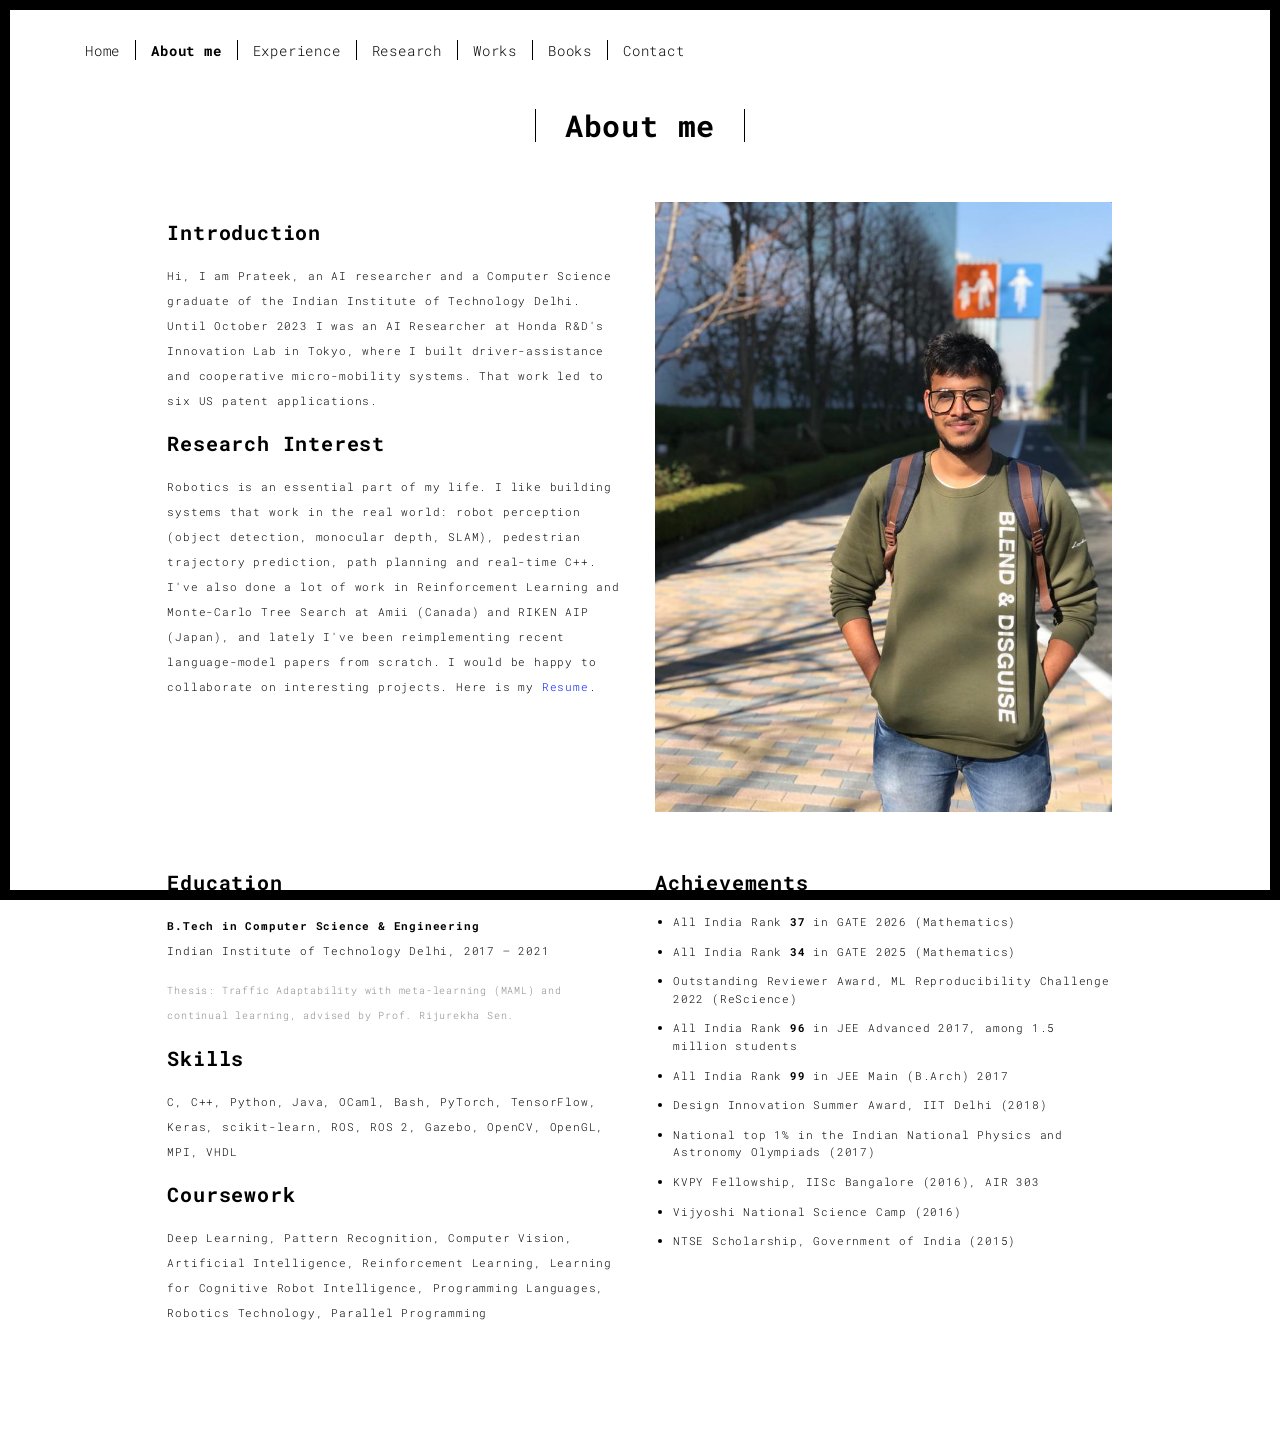
<file: about.html>
<!DOCTYPE html>
<html lang="en">

<head>
  <meta charset="UTF-8">
  <meta content="IE=edge" http-equiv="X-UA-Compatible">
  <meta content="width=device-width,initial-scale=1" name="viewport">
  <meta content="Prateek Garg - AI &amp; robotics engineer (ex-Honda Innovation Lab, Tokyo). Perception, trajectory prediction, real-time C++ and ROS. IIT Delhi." name="description">
  <meta name="google" content="notranslate" />
  <meta content="Mashup templates have been developped by Orson.io team" name="author">

  <!-- Disable tap highlight on IE -->
  <meta name="msapplication-tap-highlight" content="no">
  
  <link rel="apple-touch-icon" sizes="180x180" href="./assets/apple-icon-180x180.png">
  <link href="./assets/favicon.ico" rel="icon">

  <title>About Me</title>

<link href="./main.3f6952e4.css" rel="stylesheet">
<link href="./custom.css" rel="stylesheet"></head>

<body class="">
<div id="site-border-left"></div>
<div id="site-border-right"></div>
<div id="site-border-top"></div>
<div id="site-border-bottom"></div>
 <!-- Add your content of header -->
<header>
  <nav class="navbar  navbar-fixed-top navbar-default">
    <div class="container">
        <button type="button" class="navbar-toggle collapsed" data-toggle="collapse" data-target="#navbar-collapse" aria-expanded="false">
          <span class="sr-only">Toggle navigation</span>
          <span class="icon-bar"></span>
          <span class="icon-bar"></span>
          <span class="icon-bar"></span>
        </button>

      <div class="collapse navbar-collapse" id="navbar-collapse">
        <ul class="nav navbar-nav ">
          <li><a href="./index.html" title="">Home</a></li>
          <li><a href="./about.html" title="">About me</a></li>
          <li><a href="./experience.html" title="">Experience</a></li>
          <li><a href="./research.html" title="">Research</a></li>
          <li><a href="./works.html" title="">Works</a></li>
          <li><a href="./books.html" title="">Books</a></li>
          <li><a href="./contact.html" title="">Contact</a></li>
        </ul>


      </div> 
    </div>
  </nav>
</header>

<div class="section-container">
    <div class="container">
      <div class="row">
        <div class="col-xs-12">
          <div class="section-container-spacer text-center">
            <h1 class="h2">About me</h1>
          </div>
          <div class="row">
            <div class="col-md-10 col-md-offset-1">
              <div class="row">
                <div class="col-xs-12 col-md-6">
                  <h3>Introduction</h3>
                  <p>Hi, I am Prateek, an AI researcher and a Computer Science graduate of the Indian Institute of Technology Delhi. Until October 2023 I was an AI Researcher at Honda R&amp;D's Innovation Lab in Tokyo, where I built driver-assistance and cooperative micro-mobility systems. That work led to six US patent applications.</p>
                  <h3>Research Interest</h3>
                  <p>Robotics is an essential part of my life. I like building systems that work in the real world: robot perception (object detection, monocular depth, SLAM), pedestrian trajectory prediction, path planning and real-time C++. I've also done a lot of work in Reinforcement Learning and Monte-Carlo Tree Search at Amii (Canada) and RIKEN AIP (Japan), and lately I've been reimplementing recent language-model papers from scratch. I would be happy to collaborate on interesting projects. Here is my <a href="./Resume.pdf">Resume</a>.</p>
                </div>
                <div class="col-xs-12 col-md-6">
                  <img src="./assets/images/a.jpeg" class="img-responsive" alt="Profile Picture">
                </div>
              </div>

              <div class="row about-section">
                <div class="col-xs-12 col-md-6">
                  <h3>Education</h3>
                  <p><b>B.Tech in Computer Science &amp; Engineering</b><br>Indian Institute of Technology Delhi, 2017 &ndash; 2021</p>
                  <p class="small-muted">Thesis: Traffic Adaptability with meta-learning (MAML) and continual learning, advised by Prof. Rijurekha Sen.</p>
                  <h3>Skills</h3>
                  <p>C, C++, Python, Java, OCaml, Bash, PyTorch, TensorFlow, Keras, scikit-learn, ROS, ROS 2, Gazebo, OpenCV, OpenGL, MPI, VHDL</p>
                  <h3>Coursework</h3>
                  <p>Deep Learning, Pattern Recognition, Computer Vision, Artificial Intelligence, Reinforcement Learning, Learning for Cognitive Robot Intelligence, Programming Languages, Robotics Technology, Parallel Programming</p>
                </div>
                <div class="col-xs-12 col-md-6">
                  <h3>Achievements</h3>
                  <ul class="tidy-list">
                    <li>All India Rank <b>37</b> in GATE 2026 (Mathematics)</li>
                    <li>All India Rank <b>34</b> in GATE 2025 (Mathematics)</li>
                    <li>Outstanding Reviewer Award, ML Reproducibility Challenge 2022 (ReScience)</li>
                    <li>All India Rank <b>96</b> in JEE Advanced 2017, among 1.5 million students</li>
                    <li>All India Rank <b>99</b> in JEE Main (B.Arch) 2017</li>
                    <li>Design Innovation Summer Award, IIT Delhi (2018)</li>
                    <li>National top 1% in the Indian National Physics and Astronomy Olympiads (2017)</li>
                    <li>KVPY Fellowship, IISc Bangalore (2016), AIR 303</li>
                    <li>Vijyoshi National Science Camp (2016)</li>
                    <li>NTSE Scholarship, Government of India (2015)</li>
                  </ul>
                </div>
              </div>
            </div>
          </div>
       </div>
      </div>
    </div>
  </div>

<script>
  document.addEventListener("DOMContentLoaded", function (event) {
     navActivePage();
  });
</script>

<script type="text/javascript" src="./main.70a66962.js"></script></body>

</html>
</file>
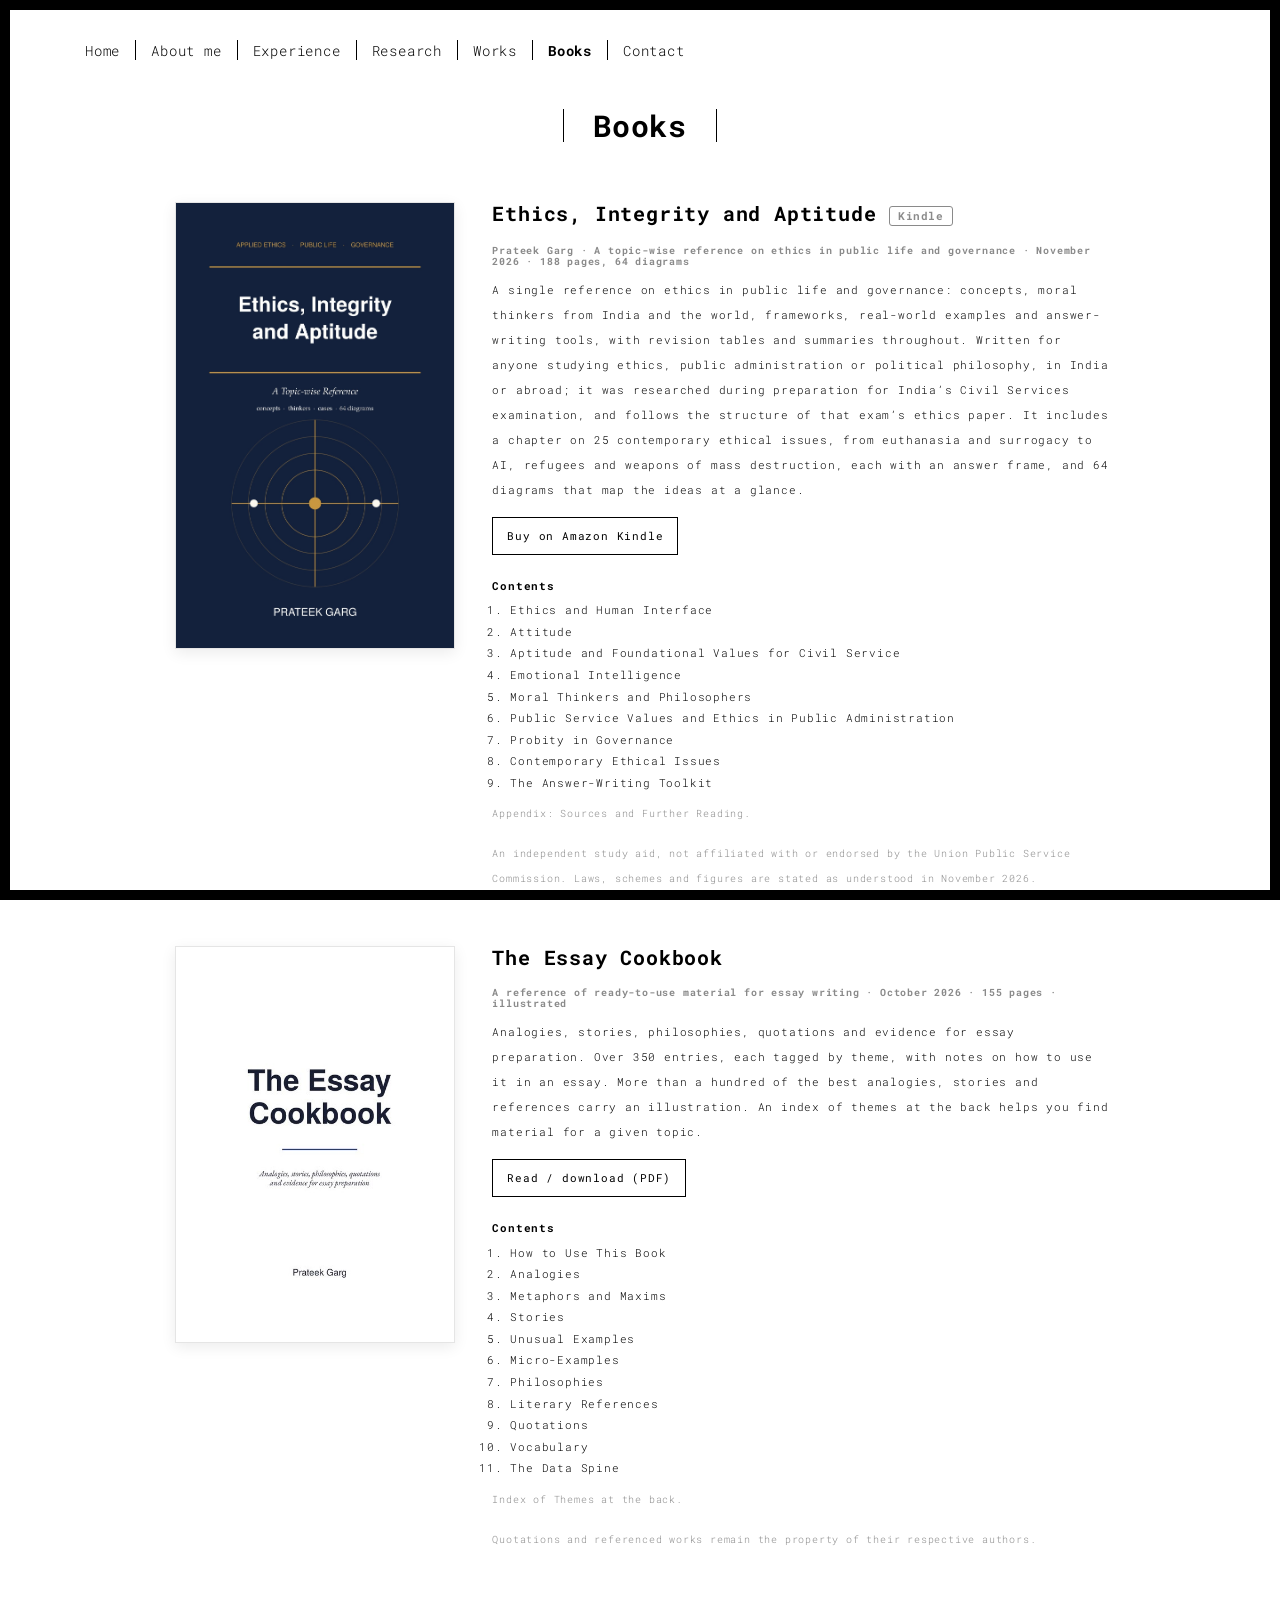
<file: books.html>
<!DOCTYPE html>
<html lang="en">

<head>
  <meta charset="UTF-8">
  <meta content="IE=edge" http-equiv="X-UA-Compatible">
  <meta content="width=device-width,initial-scale=1" name="viewport">
  <meta content="Prateek Garg - AI Researcher (ex-Honda Innovation Lab, Tokyo). Robotics, computer vision and reinforcement learning. IIT Delhi." name="description">
  <meta name="google" content="notranslate" />
  <meta content="Mashup templates have been developped by Orson.io team" name="author">

  <!-- Disable tap highlight on IE -->
  <meta name="msapplication-tap-highlight" content="no">
  
  <link rel="apple-touch-icon" sizes="180x180" href="./assets/apple-icon-180x180.png">
  <link href="./assets/favicon.ico" rel="icon">

  <title>Books</title>

<link href="./main.3f6952e4.css" rel="stylesheet">
<link href="./custom.css" rel="stylesheet"></head>

<body class="">
<div id="site-border-left"></div>
<div id="site-border-right"></div>
<div id="site-border-top"></div>
<div id="site-border-bottom"></div>
 <!-- Add your content of header -->
<header>
  <nav class="navbar  navbar-fixed-top navbar-default">
    <div class="container">
        <button type="button" class="navbar-toggle collapsed" data-toggle="collapse" data-target="#navbar-collapse" aria-expanded="false">
          <span class="sr-only">Toggle navigation</span>
          <span class="icon-bar"></span>
          <span class="icon-bar"></span>
          <span class="icon-bar"></span>
        </button>

      <div class="collapse navbar-collapse" id="navbar-collapse">
        <ul class="nav navbar-nav ">
          <li><a href="./index.html" title="">Home</a></li>
          <li><a href="./about.html" title="">About me</a></li>
          <li><a href="./experience.html" title="">Experience</a></li>
          <li><a href="./research.html" title="">Research</a></li>
          <li><a href="./works.html" title="">Works</a></li>
          <li><a href="./books.html" title="">Books</a></li>
          <li><a href="./contact.html" title="">Contact</a></li>
        </ul>


      </div> 
    </div>
  </nav>
</header>

<div class="section-container">
    <div class="container">
      <div class="row">
        <div class="col-xs-12">
          <div class="section-container-spacer text-center">
            <h1 class="h2">Books</h1>
          </div>
          <div class="row">
            <div class="col-md-10 col-md-offset-1">
              <div class="row book-entry">
                <div class="col-xs-12 col-sm-4 text-center">
                  <a href="https://www.amazon.in/dp/B0HQ97GKY6" target="_blank" rel="noopener">
                    <img src="./assets/books/ethics-cover.jpg" class="img-responsive book-cover" alt="Cover of Ethics, Integrity and Aptitude">
                  </a>
                </div>
                <div class="col-xs-12 col-sm-8">
                  <h3>Ethics, Integrity and Aptitude <span class="beta-tag">Kindle</span></h3>
                  <h4 class="small-muted">Prateek Garg &middot; A topic-wise reference on ethics in public life and governance &middot; November 2026 &middot; 188 pages, 64 diagrams</h4>
                  <p>A single reference on ethics in public life and governance: concepts, moral thinkers from India and the world, frameworks, real-world examples and answer-writing tools, with revision tables and summaries throughout. Written for anyone studying ethics, public administration or political philosophy, in India or abroad; it was researched during preparation for India&rsquo;s Civil Services examination, and follows the structure of that exam&rsquo;s ethics paper. It includes a chapter on 25 contemporary ethical issues, from euthanasia and surrogacy to AI, refugees and weapons of mass destruction, each with an answer frame, and 64 diagrams that map the ideas at a glance.</p>
                  <p class="book-buttons">
                    <a href="https://www.amazon.in/dp/B0HQ97GKY6" class="btn btn-default" target="_blank" rel="noopener">Buy on Amazon Kindle</a>
                  </p>
                  <h4>Contents</h4>
                  <ol class="tidy-list book-contents">
                    <li>Ethics and Human Interface</li>
                    <li>Attitude</li>
                    <li>Aptitude and Foundational Values for Civil Service</li>
                    <li>Emotional Intelligence</li>
                    <li>Moral Thinkers and Philosophers</li>
                    <li>Public Service Values and Ethics in Public Administration</li>
                    <li>Probity in Governance</li>
                    <li>Contemporary Ethical Issues</li>
                    <li>The Answer-Writing Toolkit</li>
                  </ol>
                  <p class="small-muted">Appendix: Sources and Further Reading.</p>
                  <p class="small-muted">An independent study aid, not affiliated with or endorsed by the Union Public Service Commission. Laws, schemes and figures are stated as understood in November 2026.</p>
                </div>
              </div>
              <div class="row book-entry">
                <div class="col-xs-12 col-sm-4 text-center">
                  <a href="./assets/books/Essay-Cookbook.pdf" target="_blank" rel="noopener">
                    <img src="./assets/books/essay-cookbook-cover.jpg" class="img-responsive book-cover" alt="Cover of The Essay Cookbook">
                  </a>
                </div>
                <div class="col-xs-12 col-sm-8">
                  <h3>The Essay Cookbook</h3>
                  <h4 class="small-muted">A reference of ready-to-use material for essay writing &middot; October 2026 &middot; 155 pages &middot; illustrated</h4>
                  <p>Analogies, stories, philosophies, quotations and evidence for essay preparation. Over 350 entries, each tagged by theme, with notes on how to use it in an essay. More than a hundred of the best analogies, stories and references carry an illustration. An index of themes at the back helps you find material for a given topic.</p>
                  <p class="book-buttons">
                    <a href="./assets/books/Essay-Cookbook.pdf" class="btn btn-default" target="_blank" rel="noopener">Read / download (PDF)</a>
                  </p>
                  <h4>Contents</h4>
                  <ol class="tidy-list book-contents">
                    <li>How to Use This Book</li>
                    <li>Analogies</li>
                    <li>Metaphors and Maxims</li>
                    <li>Stories</li>
                    <li>Unusual Examples</li>
                    <li>Micro-Examples</li>
                    <li>Philosophies</li>
                    <li>Literary References</li>
                    <li>Quotations</li>
                    <li>Vocabulary</li>
                    <li>The Data Spine</li>
                  </ol>
                  <p class="small-muted">Index of Themes at the back.</p>
                  <p class="small-muted">Quotations and referenced works remain the property of their respective authors.</p>
                </div>
              </div>
            </div>
          </div>
        </div>
      </div>
    </div>
  </div>

<script>
  document.addEventListener("DOMContentLoaded", function (event) {
     navActivePage();
  });
</script>

<script type="text/javascript" src="./main.70a66962.js"></script></body>

</html>
</file>
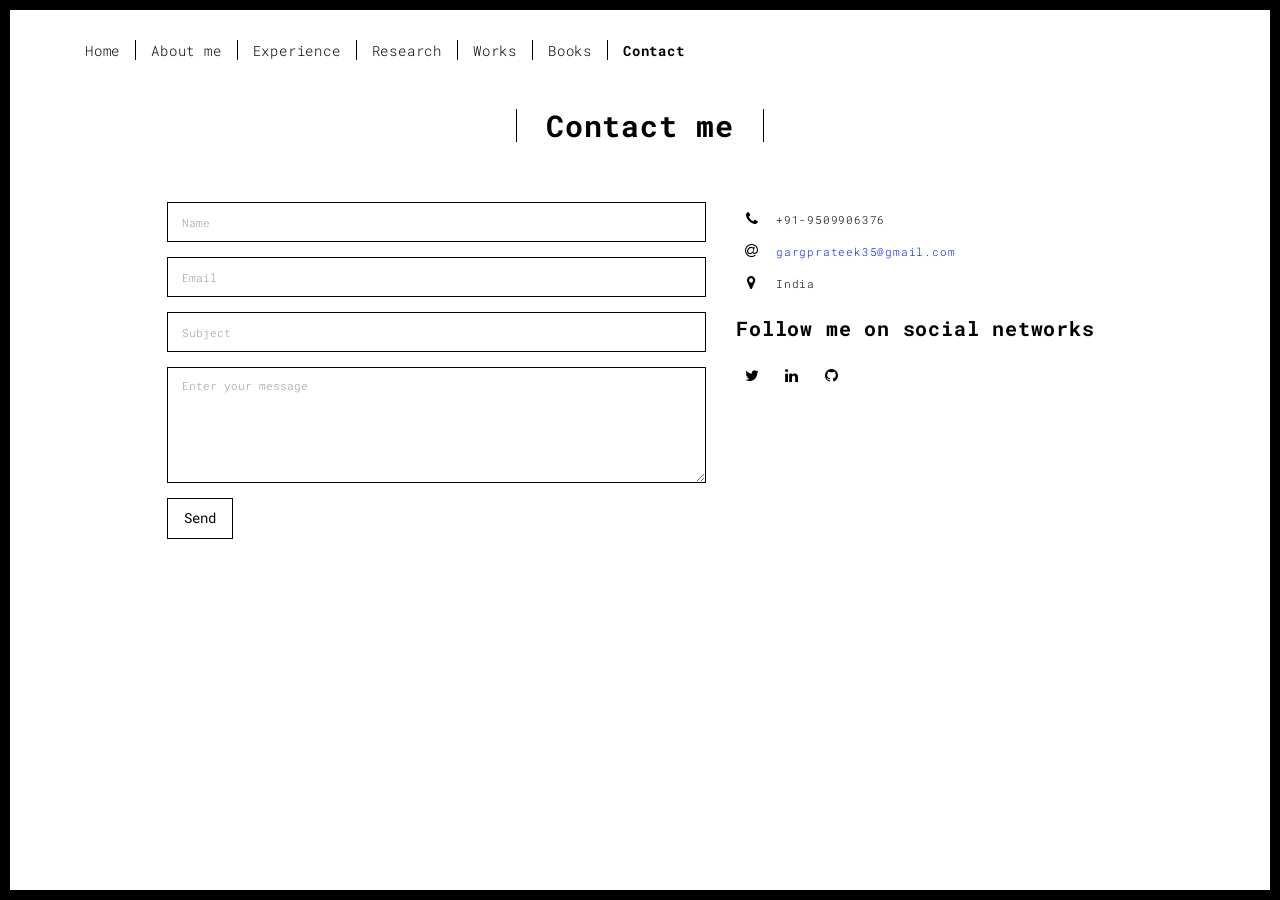
<file: contact.html>
<!DOCTYPE html>
<html lang="en">

<head>
  <meta charset="UTF-8">
  <meta content="IE=edge" http-equiv="X-UA-Compatible">
  <meta content="width=device-width,initial-scale=1" name="viewport">
  <meta content="Prateek Garg - AI Researcher (ex-Honda Innovation Lab, Tokyo). Robotics, computer vision and reinforcement learning. IIT Delhi." name="description">
  <meta name="google" content="notranslate" />
  <meta content="Mashup templates have been developped by Orson.io team" name="author">

  <!-- Disable tap highlight on IE -->
  <meta name="msapplication-tap-highlight" content="no">

  <link rel="apple-touch-icon" sizes="180x180" href="./assets/apple-icon-180x180.png">
  <link href="./assets/favicon.ico" rel="icon">

  <title>Contact Me</title>

<link href="./main.3f6952e4.css" rel="stylesheet">
<link href="./custom.css" rel="stylesheet"></head>

<body class="">
<div id="site-border-left"></div>
<div id="site-border-right"></div>
<div id="site-border-top"></div>
<div id="site-border-bottom"></div>
 <!-- Add your content of header -->
<header>
  <nav class="navbar  navbar-fixed-top navbar-default">
    <div class="container">
        <button type="button" class="navbar-toggle collapsed" data-toggle="collapse" data-target="#navbar-collapse" aria-expanded="false">
          <span class="sr-only">Toggle navigation</span>
          <span class="icon-bar"></span>
          <span class="icon-bar"></span>
          <span class="icon-bar"></span>
        </button>

      <div class="collapse navbar-collapse" id="navbar-collapse">
        <ul class="nav navbar-nav ">
          <li><a href="./index.html" title="">Home</a></li>
          <li><a href="./about.html" title="">About me</a></li>
          <li><a href="./experience.html" title="">Experience</a></li>
          <li><a href="./research.html" title="">Research</a></li>
          <li><a href="./works.html" title="">Works</a></li>
          <li><a href="./books.html" title="">Books</a></li>
          <li><a href="./contact.html" title="">Contact</a></li>
        </ul>


      </div>
    </div>
  </nav>
</header>

<div class="section-container">
    <div class="container">
      <div class="row">
        <div class="col-xs-12">
          <div class="section-container-spacer text-center">
            <h1 class="h2">Contact me</h1>
          </div>

          <div class="row">
            <div class="col-md-10 col-md-offset-1">
               <form action="https://formspree.io/xpzyybvb" method="POST" class="reveal-content">
                  <div class="row">
                    <div class="col-md-7">
                      <div class="form-group">
                        <input type="text" class="form-control" name="username" id="name" placeholder="Name">
                      </div>
                      <div class="form-group">
                        <input type="email" class="form-control" name="email" id="email" placeholder="Email">
                      </div>
                      <div class="form-group">
                        <input type="text" class="form-control" name="subject" id="subject" placeholder="Subject">
                      </div>
                      <div class="form-group">
                        <textarea class="form-control" rows="5" name="content" id="content" placeholder="Enter your message"></textarea>
                      </div>
                      <button type="submit" class="btn btn-default btn-lg">Send</button>
                    </div>
                    <div class="col-md-5 address-container">
                      <ul class="list-unstyled">
                        <li>
                          <span class="fa-icon">
                            <i class="fa fa-phone" aria-hidden="true"></i>
                          </span>
                          +91-9509906376
                        </li>
                        <li>
                          <span class="fa-icon">
                            <i class="fa fa-at" aria-hidden="true"></i>
                          </span>
                          <a href="mailto:gargprateek35@gmail.com">gargprateek35@gmail.com</a>
                        </li>
                        <li>
                          <span class="fa-icon">
                            <i class="fa fa fa-map-marker" aria-hidden="true"></i>
                          </span>
                          India
                        </li>
                      </ul>
                      <h3>Follow me on social networks</h3>
                      <!-- <a href="http://www.facebook.com" title="" class="fa-icon">
                        <i class="fa fa-facebook"></i>
                      </a> -->
                      <a href="https://twitter.com/starkprateek1" title="" class="fa-icon">
                        <i class="fa fa-twitter"></i>
                      </a>
                      <a href="https://www.linkedin.com/in/prateekgarg-iitd/" title="LinkedIn" class="fa-icon">
                        <i class="fa fa-linkedin"></i>
                      </a>
                      <a href="https://github.com/prateekstark" title="GitHub" class="fa-icon">
                        <i class="fa fa-github"></i>
                      </a>

                    </div>
                  </div>
                </form>
            </div>

          </div>

       </div>
      </div>
    </div>
  </div>


<!-- <footer class="footer-container text-center">
  <div class="container">
    <div class="row">
      <div class="col-xs-12">
        <p>Website created with <a href="http://www.mashup-template.com/">Mashup Template</a>/<a href="https://www.unsplash.com/">Unsplash</a></p>
      </div>
    </div>
  </div>
</footer> -->

<script>
  document.addEventListener("DOMContentLoaded", function (event) {
     navActivePage();
  });
</script>

<script type="text/javascript" src="./main.70a66962.js"></script></body>

</html>
</file>
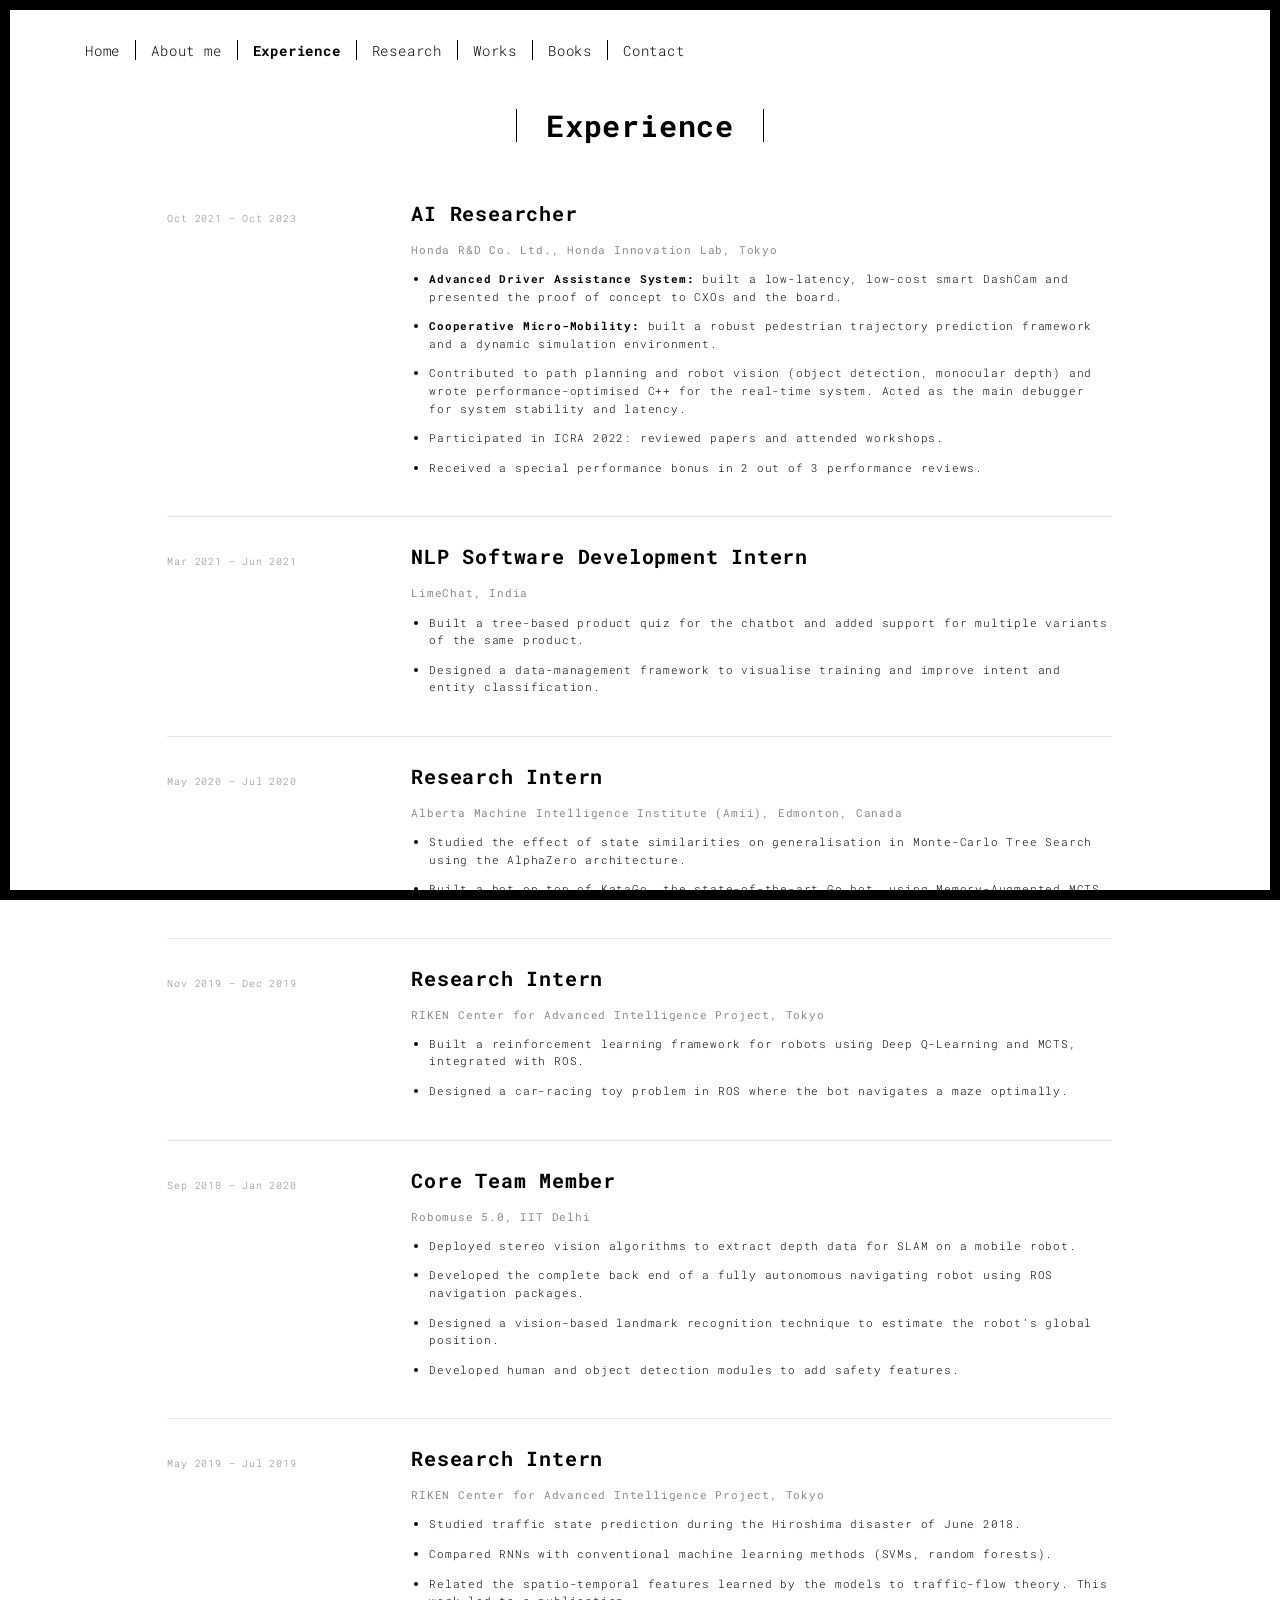
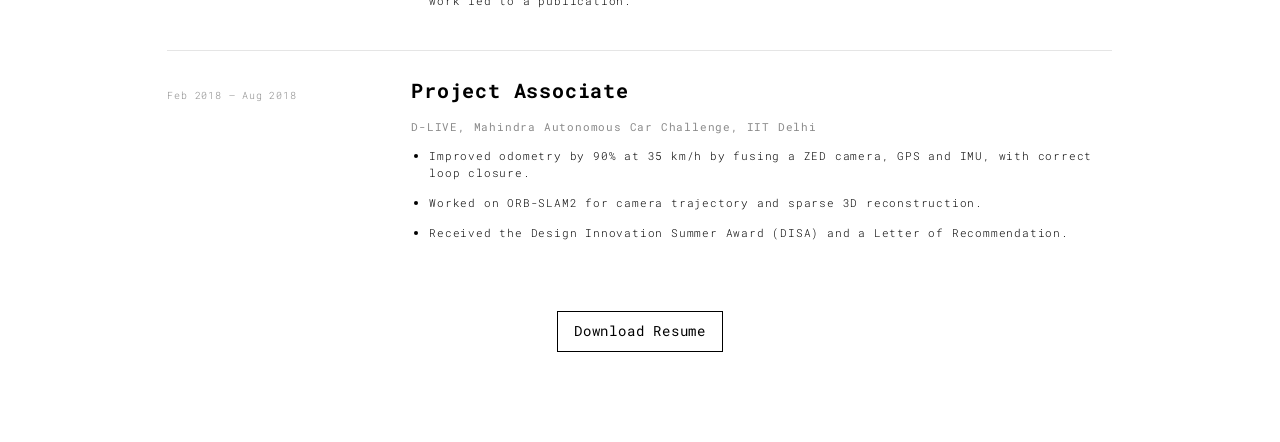
<file: experience.html>
<!DOCTYPE html>
<html lang="en">

<head>
  <meta charset="UTF-8">
  <meta content="IE=edge" http-equiv="X-UA-Compatible">
  <meta content="width=device-width,initial-scale=1" name="viewport">
  <meta content="Prateek Garg - AI Researcher (ex-Honda Innovation Lab, Tokyo). Robotics, computer vision and reinforcement learning. IIT Delhi." name="description">
  <meta name="google" content="notranslate" />
  <meta content="Mashup templates have been developped by Orson.io team" name="author">

  <!-- Disable tap highlight on IE -->
  <meta name="msapplication-tap-highlight" content="no">
  
  <link rel="apple-touch-icon" sizes="180x180" href="./assets/apple-icon-180x180.png">
  <link href="./assets/favicon.ico" rel="icon">

  <title>Experience</title>

<link href="./main.3f6952e4.css" rel="stylesheet">
<link href="./custom.css" rel="stylesheet"></head>

<body class="">
<div id="site-border-left"></div>
<div id="site-border-right"></div>
<div id="site-border-top"></div>
<div id="site-border-bottom"></div>
 <!-- Add your content of header -->
<header>
  <nav class="navbar  navbar-fixed-top navbar-default">
    <div class="container">
        <button type="button" class="navbar-toggle collapsed" data-toggle="collapse" data-target="#navbar-collapse" aria-expanded="false">
          <span class="sr-only">Toggle navigation</span>
          <span class="icon-bar"></span>
          <span class="icon-bar"></span>
          <span class="icon-bar"></span>
        </button>

      <div class="collapse navbar-collapse" id="navbar-collapse">
        <ul class="nav navbar-nav ">
          <li><a href="./index.html" title="">Home</a></li>
          <li><a href="./about.html" title="">About me</a></li>
          <li><a href="./experience.html" title="">Experience</a></li>
          <li><a href="./research.html" title="">Research</a></li>
          <li><a href="./works.html" title="">Works</a></li>
          <li><a href="./books.html" title="">Books</a></li>
          <li><a href="./contact.html" title="">Contact</a></li>
        </ul>


      </div> 
    </div>
  </nav>
</header>

<div class="section-container">
    <div class="container">
      <div class="row">
        <div class="col-xs-12">
          <div class="section-container-spacer text-center">
            <h1 class="h2">Experience</h1>
          </div>
          <div class="row">
            <div class="col-md-10 col-md-offset-1">
              <div class="timeline-item">
                <div class="row">
                  <div class="col-xs-12 col-md-3"><p class="timeline-date">Oct 2021 &ndash; Oct 2023</p></div>
                  <div class="col-xs-12 col-md-9">
                    <h3>AI Researcher</h3>
                    <h4>Honda R&amp;D Co. Ltd., Honda Innovation Lab, Tokyo</h4>
                    <ul class="tidy-list">
                    <li><b>Advanced Driver Assistance System:</b> built a low-latency, low-cost smart DashCam and presented the proof of concept to CXOs and the board.</li>
                    <li><b>Cooperative Micro-Mobility:</b> built a robust pedestrian trajectory prediction framework and a dynamic simulation environment.</li>
                    <li>Contributed to path planning and robot vision (object detection, monocular depth) and wrote performance-optimised C++ for the real-time system. Acted as the main debugger for system stability and latency.</li>
                    <li>Participated in ICRA 2022: reviewed papers and attended workshops.</li>
                    <li>Received a special performance bonus in 2 out of 3 performance reviews.</li>
                    </ul>
                  </div>
                </div>
              </div>
              <div class="timeline-item">
                <div class="row">
                  <div class="col-xs-12 col-md-3"><p class="timeline-date">Mar 2021 &ndash; Jun 2021</p></div>
                  <div class="col-xs-12 col-md-9">
                    <h3>NLP Software Development Intern</h3>
                    <h4>LimeChat, India</h4>
                    <ul class="tidy-list">
                    <li>Built a tree-based product quiz for the chatbot and added support for multiple variants of the same product.</li>
                    <li>Designed a data-management framework to visualise training and improve intent and entity classification.</li>
                    </ul>
                  </div>
                </div>
              </div>
              <div class="timeline-item">
                <div class="row">
                  <div class="col-xs-12 col-md-3"><p class="timeline-date">May 2020 &ndash; Jul 2020</p></div>
                  <div class="col-xs-12 col-md-9">
                    <h3>Research Intern</h3>
                    <h4>Alberta Machine Intelligence Institute (Amii), Edmonton, Canada</h4>
                    <ul class="tidy-list">
                    <li>Studied the effect of state similarities on generalisation in Monte-Carlo Tree Search using the AlphaZero architecture.</li>
                    <li>Built a bot on top of KataGo, the state-of-the-art Go bot, using Memory-Augmented MCTS.</li>
                    </ul>
                  </div>
                </div>
              </div>
              <div class="timeline-item">
                <div class="row">
                  <div class="col-xs-12 col-md-3"><p class="timeline-date">Nov 2019 &ndash; Dec 2019</p></div>
                  <div class="col-xs-12 col-md-9">
                    <h3>Research Intern</h3>
                    <h4>RIKEN Center for Advanced Intelligence Project, Tokyo</h4>
                    <ul class="tidy-list">
                    <li>Built a reinforcement learning framework for robots using Deep Q-Learning and MCTS, integrated with ROS.</li>
                    <li>Designed a car-racing toy problem in ROS where the bot navigates a maze optimally.</li>
                    </ul>
                  </div>
                </div>
              </div>
              <div class="timeline-item">
                <div class="row">
                  <div class="col-xs-12 col-md-3"><p class="timeline-date">Sep 2018 &ndash; Jan 2020</p></div>
                  <div class="col-xs-12 col-md-9">
                    <h3>Core Team Member</h3>
                    <h4>Robomuse 5.0, IIT Delhi</h4>
                    <ul class="tidy-list">
                    <li>Deployed stereo vision algorithms to extract depth data for SLAM on a mobile robot.</li>
                    <li>Developed the complete back end of a fully autonomous navigating robot using ROS navigation packages.</li>
                    <li>Designed a vision-based landmark recognition technique to estimate the robot&rsquo;s global position.</li>
                    <li>Developed human and object detection modules to add safety features.</li>
                    </ul>
                  </div>
                </div>
              </div>
              <div class="timeline-item">
                <div class="row">
                  <div class="col-xs-12 col-md-3"><p class="timeline-date">May 2019 &ndash; Jul 2019</p></div>
                  <div class="col-xs-12 col-md-9">
                    <h3>Research Intern</h3>
                    <h4>RIKEN Center for Advanced Intelligence Project, Tokyo</h4>
                    <ul class="tidy-list">
                    <li>Studied traffic state prediction during the Hiroshima disaster of June 2018.</li>
                    <li>Compared RNNs with conventional machine learning methods (SVMs, random forests).</li>
                    <li>Related the spatio-temporal features learned by the models to traffic-flow theory. This work led to a publication.</li>
                    </ul>
                  </div>
                </div>
              </div>
              <div class="timeline-item">
                <div class="row">
                  <div class="col-xs-12 col-md-3"><p class="timeline-date">Feb 2018 &ndash; Aug 2018</p></div>
                  <div class="col-xs-12 col-md-9">
                    <h3>Project Associate</h3>
                    <h4>D-LIVE, Mahindra Autonomous Car Challenge, IIT Delhi</h4>
                    <ul class="tidy-list">
                    <li>Improved odometry by 90% at 35 km/h by fusing a ZED camera, GPS and IMU, with correct loop closure.</li>
                    <li>Worked on ORB-SLAM2 for camera trajectory and sparse 3D reconstruction.</li>
                    <li>Received the Design Innovation Summer Award (DISA) and a Letter of Recommendation.</li>
                    </ul>
                  </div>
                </div>
              </div>
              <div class="text-center timeline-cta">
                <a href="./Resume.pdf" class="btn btn-default btn-lg">Download Resume</a>
              </div>
            </div>
          </div>
       </div>
      </div>
    </div>
  </div>

<script>
  document.addEventListener("DOMContentLoaded", function (event) {
     navActivePage();
  });
</script>

<script type="text/javascript" src="./main.70a66962.js"></script></body>

</html>
</file>
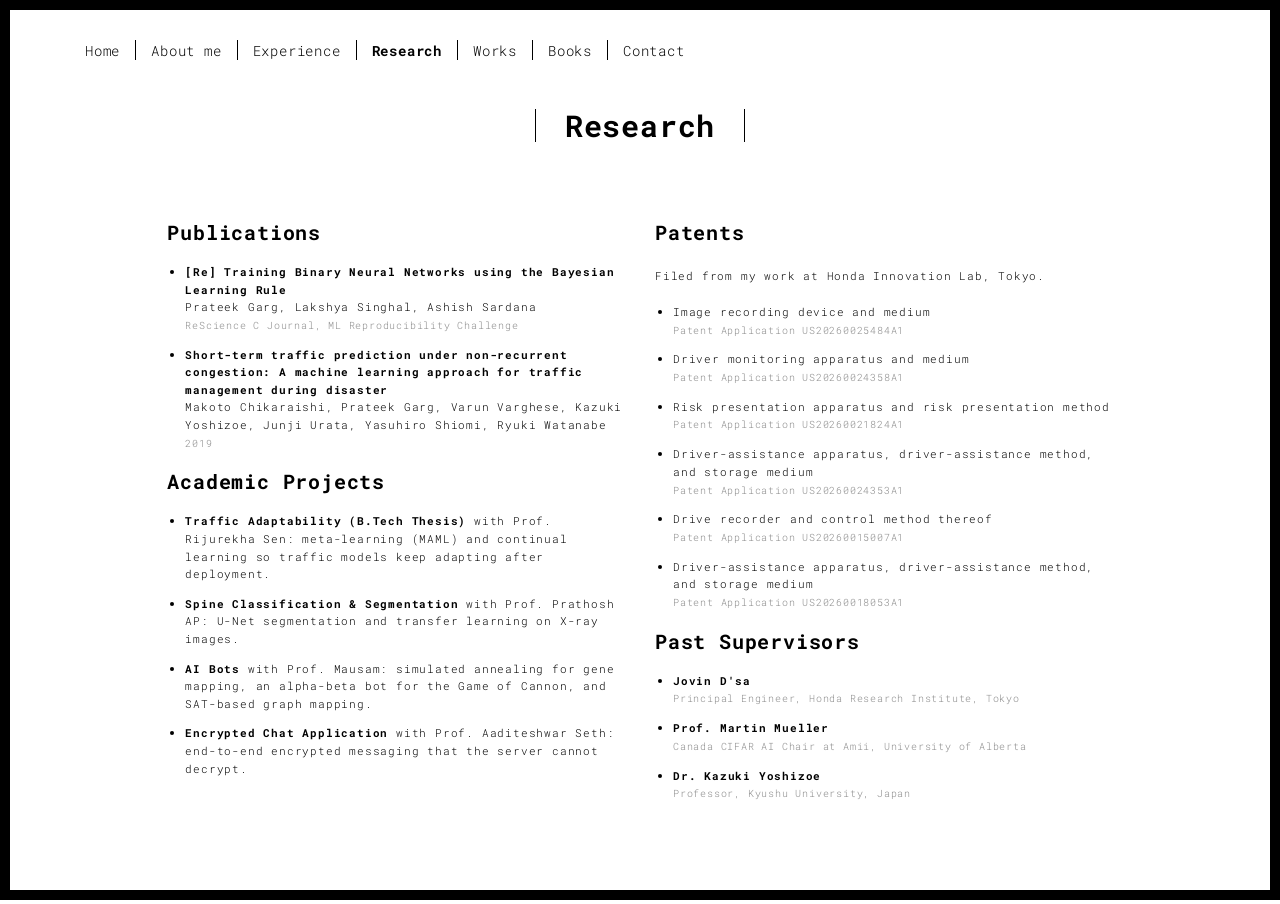
<file: research.html>
<!DOCTYPE html>
<html lang="en">

<head>
  <meta charset="UTF-8">
  <meta content="IE=edge" http-equiv="X-UA-Compatible">
  <meta content="width=device-width,initial-scale=1" name="viewport">
  <meta content="Prateek Garg - AI Researcher (ex-Honda Innovation Lab, Tokyo). Robotics, computer vision and reinforcement learning. IIT Delhi." name="description">
  <meta name="google" content="notranslate" />
  <meta content="Mashup templates have been developped by Orson.io team" name="author">

  <!-- Disable tap highlight on IE -->
  <meta name="msapplication-tap-highlight" content="no">
  
  <link rel="apple-touch-icon" sizes="180x180" href="./assets/apple-icon-180x180.png">
  <link href="./assets/favicon.ico" rel="icon">

  <title>Research</title>

<link href="./main.3f6952e4.css" rel="stylesheet">
<link href="./custom.css" rel="stylesheet"></head>

<body class="">
<div id="site-border-left"></div>
<div id="site-border-right"></div>
<div id="site-border-top"></div>
<div id="site-border-bottom"></div>
 <!-- Add your content of header -->
<header>
  <nav class="navbar  navbar-fixed-top navbar-default">
    <div class="container">
        <button type="button" class="navbar-toggle collapsed" data-toggle="collapse" data-target="#navbar-collapse" aria-expanded="false">
          <span class="sr-only">Toggle navigation</span>
          <span class="icon-bar"></span>
          <span class="icon-bar"></span>
          <span class="icon-bar"></span>
        </button>

      <div class="collapse navbar-collapse" id="navbar-collapse">
        <ul class="nav navbar-nav ">
          <li><a href="./index.html" title="">Home</a></li>
          <li><a href="./about.html" title="">About me</a></li>
          <li><a href="./experience.html" title="">Experience</a></li>
          <li><a href="./research.html" title="">Research</a></li>
          <li><a href="./works.html" title="">Works</a></li>
          <li><a href="./books.html" title="">Books</a></li>
          <li><a href="./contact.html" title="">Contact</a></li>
        </ul>


      </div> 
    </div>
  </nav>
</header>

<div class="section-container">
    <div class="container">
      <div class="row">
        <div class="col-xs-12">
          <div class="section-container-spacer text-center">
            <h1 class="h2">Research</h1>
          </div>
          <div class="row">
            <div class="col-md-10 col-md-offset-1">
              <div class="row">
                <div class="col-xs-12 col-md-6">
                  <h3>Publications</h3>
                  <ul class="tidy-list">
                    <li><b>[Re] Training Binary Neural Networks using the Bayesian Learning Rule</b><br>Prateek Garg, Lakshya Singhal, Ashish Sardana<br><span class="small-muted">ReScience C Journal, ML Reproducibility Challenge</span></li>
                    <li><b>Short-term traffic prediction under non-recurrent congestion: A machine learning approach for traffic management during disaster</b><br>Makoto Chikaraishi, Prateek Garg, Varun Varghese, Kazuki Yoshizoe, Junji Urata, Yasuhiro Shiomi, Ryuki Watanabe<br><span class="small-muted">2019</span></li>
                  </ul>
                  <h3>Academic Projects</h3>
                  <ul class="tidy-list">
                    <li><b>Traffic Adaptability (B.Tech Thesis)</b> with Prof. Rijurekha Sen: meta-learning (MAML) and continual learning so traffic models keep adapting after deployment.</li>
                    <li><b>Spine Classification &amp; Segmentation</b> with Prof. Prathosh AP: U-Net segmentation and transfer learning on X-ray images.</li>
                    <li><b>AI Bots</b> with Prof. Mausam: simulated annealing for gene mapping, an alpha-beta bot for the Game of Cannon, and SAT-based graph mapping.</li>
                    <li><b>Encrypted Chat Application</b> with Prof. Aaditeshwar Seth: end-to-end encrypted messaging that the server cannot decrypt.</li>
                  </ul>
                </div>
                <div class="col-xs-12 col-md-6">
                  <h3>Patents</h3>
                  <p>Filed from my work at Honda Innovation Lab, Tokyo.</p>
                  <ul class="tidy-list">
                    <li>Image recording device and medium<br><span class="small-muted">Patent Application US20260025484A1</span></li>
                    <li>Driver monitoring apparatus and medium<br><span class="small-muted">Patent Application US20260024358A1</span></li>
                    <li>Risk presentation apparatus and risk presentation method<br><span class="small-muted">Patent Application US20260021824A1</span></li>
                    <li>Driver-assistance apparatus, driver-assistance method, and storage medium<br><span class="small-muted">Patent Application US20260024353A1</span></li>
                    <li>Drive recorder and control method thereof<br><span class="small-muted">Patent Application US20260015007A1</span></li>
                    <li>Driver-assistance apparatus, driver-assistance method, and storage medium<br><span class="small-muted">Patent Application US20260018053A1</span></li>
                  </ul>
                  <h3>Past Supervisors</h3>
                  <ul class="tidy-list">
                    <li><b>Jovin D'sa</b><br><span class="small-muted">Principal Engineer, Honda Research Institute, Tokyo</span></li>
                    <li><b>Prof. Martin Mueller</b><br><span class="small-muted">Canada CIFAR AI Chair at Amii, University of Alberta</span></li>
                    <li><b>Dr. Kazuki Yoshizoe</b><br><span class="small-muted">Professor, Kyushu University, Japan</span></li>
                  </ul>
                </div>
              </div>
            </div>
          </div>
       </div>
      </div>
    </div>
  </div>

<script>
  document.addEventListener("DOMContentLoaded", function (event) {
     navActivePage();
  });
</script>

<script type="text/javascript" src="./main.70a66962.js"></script></body>

</html>
</file>
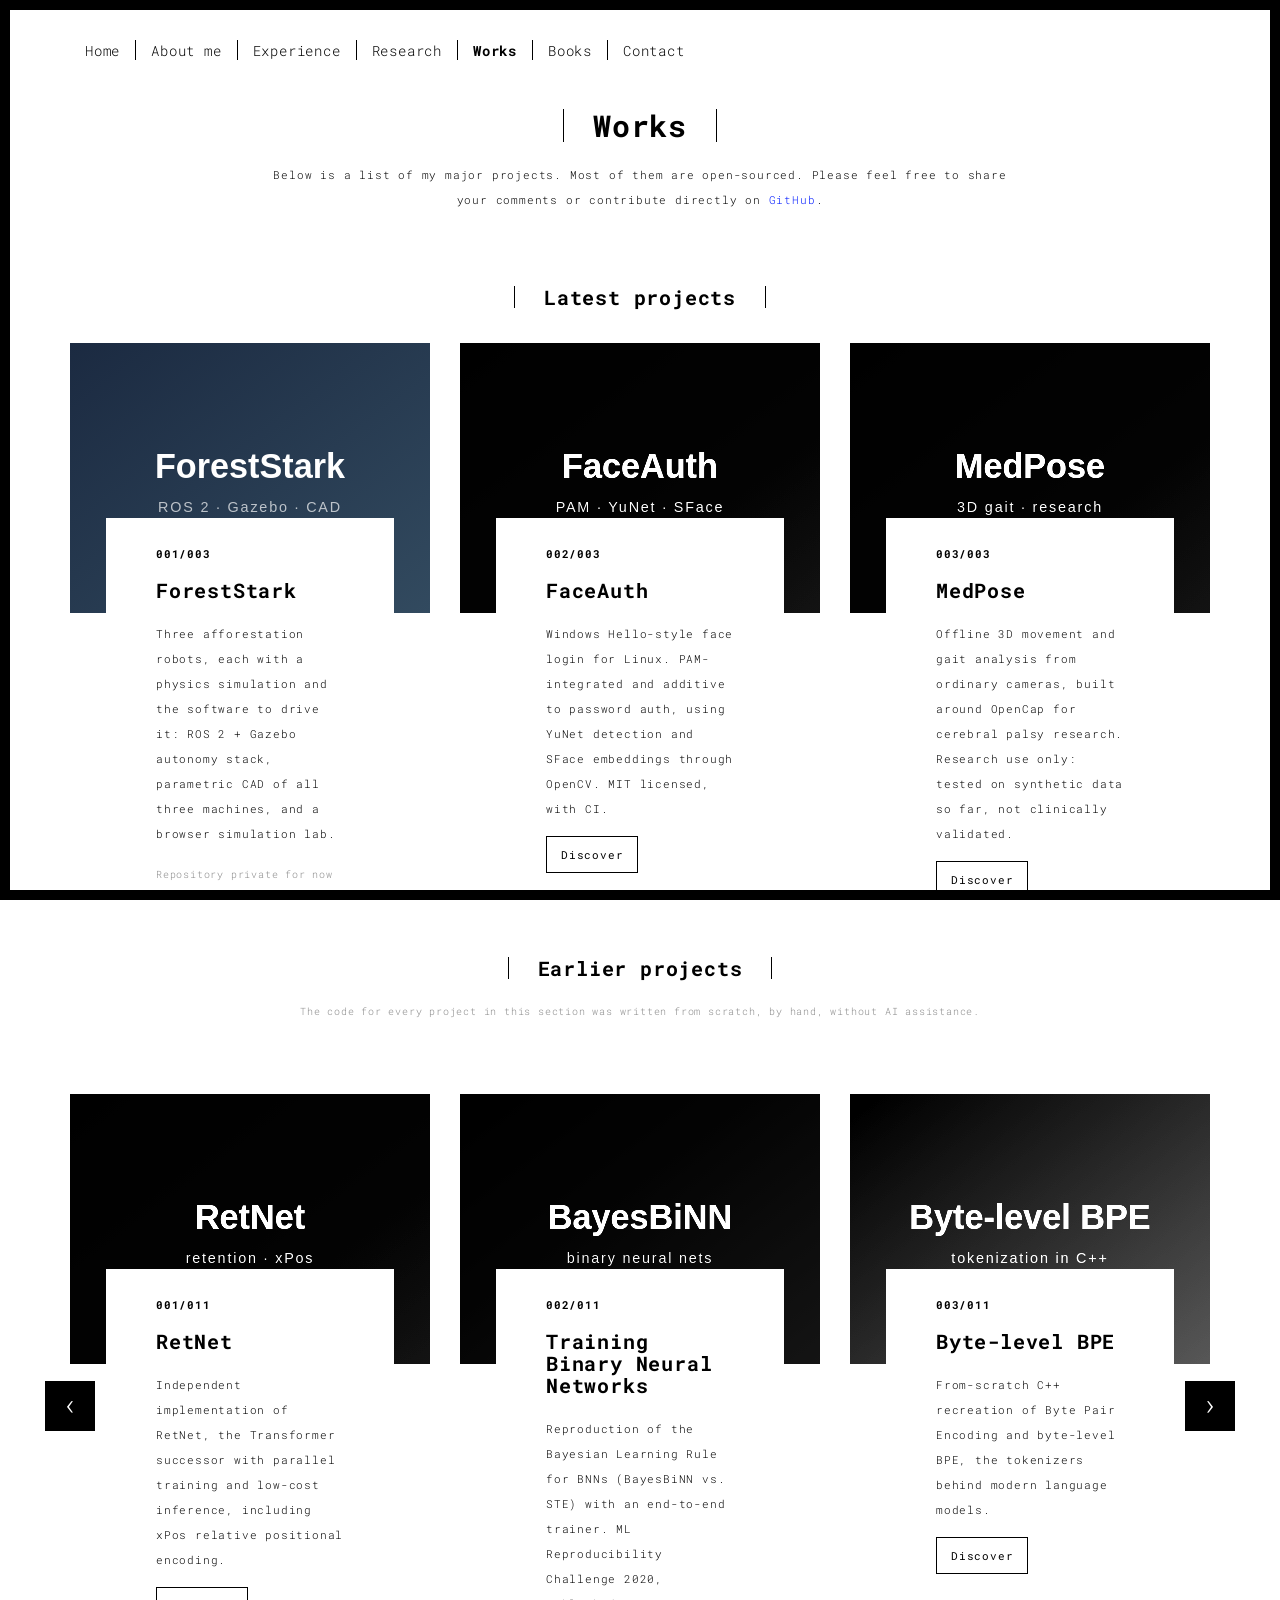
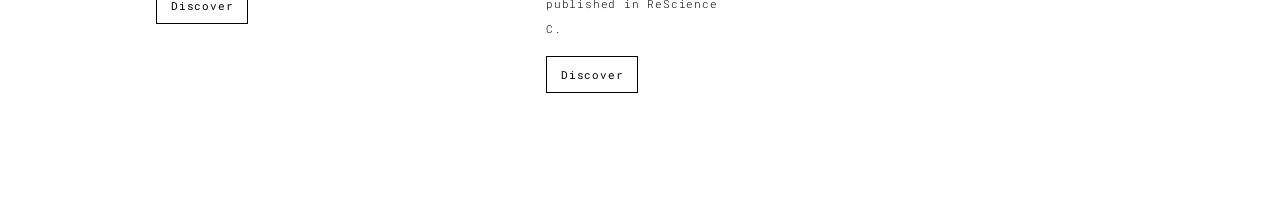
<file: works.html>
<!DOCTYPE html>
<html lang="en">

<head>
  <meta charset="UTF-8">
  <meta content="IE=edge" http-equiv="X-UA-Compatible">
  <meta content="width=device-width,initial-scale=1" name="viewport">
  <meta content="Prateek Garg - AI Researcher (ex-Honda Innovation Lab, Tokyo). Robotics, computer vision and reinforcement learning. IIT Delhi." name="description">
  <meta name="google" content="notranslate" />
  <meta content="Mashup templates have been developped by Orson.io team" name="author">

  <!-- Disable tap highlight on IE -->
  <meta name="msapplication-tap-highlight" content="no">
  
  <link rel="apple-touch-icon" sizes="180x180" href="./assets/apple-icon-180x180.png">
  <link href="./assets/favicon.ico" rel="icon">

  <title>My Works</title>  

<link href="./main.3f6952e4.css" rel="stylesheet">
<link href="./custom.css" rel="stylesheet"></head>

<body class="">
<div id="site-border-left"></div>
<div id="site-border-right"></div>
<div id="site-border-top"></div>
<div id="site-border-bottom"></div>
 <!-- Add your content of header -->
<header>
  <nav class="navbar  navbar-fixed-top navbar-default">
    <div class="container">
        <button type="button" class="navbar-toggle collapsed" data-toggle="collapse" data-target="#navbar-collapse" aria-expanded="false">
          <span class="sr-only">Toggle navigation</span>
          <span class="icon-bar"></span>
          <span class="icon-bar"></span>
          <span class="icon-bar"></span>
        </button>

      <div class="collapse navbar-collapse" id="navbar-collapse">
        <ul class="nav navbar-nav ">
          <li><a href="./index.html" title="">Home</a></li>
          <li><a href="./about.html" title="">About me</a></li>
          <li><a href="./experience.html" title="">Experience</a></li>
          <li><a href="./research.html" title="">Research</a></li>
          <li><a href="./works.html" title="">Works</a></li>
          <li><a href="./books.html" title="">Books</a></li>
          <li><a href="./contact.html" title="">Contact</a></li>
        </ul>


      </div> 
    </div>
  </nav>
</header>

<div class="section-container">
  <div class="container">
    <div class="row">
      
      <div class="col-sm-8 col-sm-offset-2 section-container-spacer">
        <div class="text-center">
          <h1 class="h2">Works</h1>
          <p>Below is a list of my major projects. Most of them are open-sourced. Please feel free to share your comments or contribute directly on <a href="https://www.github.com/prateekstark"> GitHub</a>.</p>
        </div>
      </div>

      <div class="col-md-12">
        <div class="text-center">
          <h2 class="h3">Latest projects</h2>
        </div>
        <div class="row">
                  <div class="col-sm-4">
                    <img src="./assets/images/work-foreststark.svg" alt="" class="img-responsive" style="width:400px;height:300px;">
                    <div class="card-container card-container-lg">
                      <h4>001/003</h4>
                      <h3>ForestStark</h3>
                      <p>Three afforestation robots, each with a physics simulation and the software to drive it: ROS 2 + Gazebo autonomy stack, parametric CAD of all three machines, and a browser simulation lab.</p>
                      <span class="small-muted">Repository private for now</span>
                    </div>
                  </div>
                  <div class="col-sm-4">
                    <a href="https://github.com/prateekstark/face-auth" title="" class="black-image-project-hover">
                      <img src="./assets/images/work-faceauth.svg" alt="" class="img-responsive" style="width:400px;height:300px;">
                    </a>
                    <div class="card-container card-container-lg">
                      <h4>002/003</h4>
                      <h3>FaceAuth</h3>
                      <p>Windows Hello-style face login for Linux. PAM-integrated and additive to password auth, using YuNet detection and SFace embeddings through OpenCV. MIT licensed, with CI.</p>
                      <a href="https://github.com/prateekstark/face-auth" title="" class="btn btn-default">Discover</a>
                    </div>
                  </div>
                  <div class="col-sm-4">
                    <a href="https://github.com/prateekstark/MedPose" title="" class="black-image-project-hover">
                      <img src="./assets/images/work-medpose.svg" alt="" class="img-responsive" style="width:400px;height:300px;">
                    </a>
                    <div class="card-container card-container-lg">
                      <h4>003/003</h4>
                      <h3>MedPose</h3>
                      <p>Offline 3D movement and gait analysis from ordinary cameras, built around OpenCap for cerebral palsy research. Research use only: tested on synthetic data so far, not clinically validated.</p>
                      <a href="https://github.com/prateekstark/MedPose" title="" class="btn btn-default">Discover</a>
                    </div>
                  </div>
        </div>
      </div>

      <div class="col-sm-8 col-sm-offset-2 section-container-spacer">
        <div class="text-center">
          <h2 class="h3">Earlier projects</h2>
          <p class="small-muted">The code for every project in this section was written from scratch, by hand, without AI assistance.</p>
        </div>
      </div>

      <div class="col-md-12">
     
      <div id="myCarousel" class="carousel slide projects-carousel">
        <!-- Carousel items -->
        <div class="carousel-inner">
            <div class="item active">
                <div class="row">
                  <div class="col-sm-4">
                    <a href="https://github.com/prateekstark/retnet" title="" class="black-image-project-hover">
                      <img src="./assets/images/work-retnet.svg" alt="" class="img-responsive" style="width:400px;height:300px;">
                    </a>
                    <div class="card-container card-container-lg">
                      <h4>001/011</h4>
                      <h3>RetNet</h3>
                      <p>Independent implementation of RetNet, the Transformer successor with parallel training and low-cost inference, including xPos relative positional encoding.</p>
                      <a href="https://github.com/prateekstark/retnet" title="" class="btn btn-default">Discover</a>
                    </div>
                  </div>
                  <div class="col-sm-4">
                    <a href="https://github.com/prateekstark/training-binary-neural-network" title="" class="black-image-project-hover">
                      <img src="./assets/images/work-bnn.svg" alt="" class="img-responsive" style="width:400px;height:300px;">
                    </a>
                    <div class="card-container card-container-lg">
                      <h4>002/011</h4>
                      <h3>Training Binary Neural Networks</h3>
                      <p>Reproduction of the Bayesian Learning Rule for BNNs (BayesBiNN vs. STE) with an end-to-end trainer. ML Reproducibility Challenge 2020, published in ReScience C.</p>
                      <a href="https://github.com/prateekstark/training-binary-neural-network" title="" class="btn btn-default">Discover</a>
                    </div>
                  </div>
                  <div class="col-sm-4">
                    <a href="https://github.com/prateekstark/byte-level-subwords" title="" class="black-image-project-hover">
                      <img src="./assets/images/work-bpe.svg" alt="" class="img-responsive" style="width:400px;height:300px;">
                    </a>
                    <div class="card-container card-container-lg">
                      <h4>003/011</h4>
                      <h3>Byte-level BPE</h3>
                      <p>From-scratch C++ recreation of Byte Pair Encoding and byte-level BPE, the tokenizers behind modern language models.</p>
                      <a href="https://github.com/prateekstark/byte-level-subwords" title="" class="btn btn-default">Discover</a>
                    </div>
                  </div>
                </div>
            </div>

            <div class="item">
                <div class="row">
                  <div class="col-sm-4">
                    <a href="https://github.com/prateekstark/pagerank" title="" class="black-image-project-hover">
                      <img src="./assets/images/graph.gif" alt="" class="img-responsive" style="width:400px;height:300px;">
                    </a>
                    <div class="card-container card-container-lg">
                      <h4>004/011</h4>
                      <h3>Pagerank with MapReduce</h3>
                      <p>Google's official PageRank algorithm implementation for distributed machines.</p>
                      <a href="https://github.com/prateekstark/pagerank" title="" class="btn btn-default">Discover</a>
                    </div>
                  </div>
                  <div class="col-sm-4">
                    <a href="https://github.com/prateekstark/Generative-Networks" title="" class="black-image-project-hover">
                      <img src="./assets/images/work02-hover.jpg" alt="" class="img-responsive" style="width:400px;height:300px;">
                    </a>
                    <div class="card-container card-container-lg">
                      <h4>005/011</h4>
                      <h3>Generative Networks</h3>
                      <p>An open-source general implementation of some common generative models (GANs and VAEs).</p>
                      <a href="https://github.com/prateekstark/Generative-Networks" title="" class="btn btn-default">Discover</a>
                    </div>
                  </div>
                  <div class="col-sm-4">
                    <a href="https://github.com/prateekstark/maml.pytorch" title="" class="black-image-project-hover">
                      <img src="./assets/images/work03-hover.jpg" alt="" class="img-responsive" style="width:400px;height:300px;">
                    </a>
                    <div class="card-container card-container-lg">
                      <h4>006/011</h4>
                      <h3>MAML in Pytorch</h3>
                      <p>An open-source implementation of MAML algorithm for supervised learning in Pytorch.</p>
                      <a href="https://github.com/prateekstark/maml.pytorch" title="" class="btn btn-default">Discover</a>
                    </div>
                  </div>
                </div>
            </div>

            <div class="item">
                <div class="row">
                  <div class="col-sm-4">
                    <a href="https://github.com/prateekstark/TicTacToe-MCTS" title="" class="black-image-project-hover">
                      <img src="./assets/images/work04-hover.jpg" alt="" class="img-responsive" style="width:400px;height:300px;">
                    </a>
                    <div class="card-container card-container-lg">
                      <h4>007/011</h4>
                      <h3>Tic-Tac-Toe MCTS</h3>
                      <p>An AI bot for the game Tic-Tac-Toe using modified Monte Carlo Tree Search.</p>
                      <a href="https://github.com/prateekstark/TicTacToe-MCTS" title="" class="btn btn-default">Discover</a>
                    </div>
                  </div>
                  <div class="col-sm-4">
                    <a href="https://github.com/prateekstark/vector-space-retrieval-system" title="" class="black-image-project-hover">
                      <img src="./assets/images/vsm.webp" alt="" class="img-responsive" style="width:400px;height:300px;">
                    </a>
                    <div class="card-container card-container-lg">
                      <h4>008/011</h4>
                      <h3>Vector Space Retrieval</h3>
                      <p>End-to-End retrieval system to perform toy-scale evaluation of Vector-space models.</p>
                      <a href="https://github.com/prateekstark/vector-space-retrieval-system" title="" class="btn btn-default">Discover</a>
                    </div>
                  </div>
                  <div class="col-sm-4">
                    <a href="https://github.com/prateekstark/matrix-game" title="" class="black-image-project-hover">
                      <img src="./assets/images/matrix-game.png" alt="" class="img-responsive" style="width:400px;height:300px;">
                    </a>
                    <div class="card-container card-container-lg">
                      <h4>009/011</h4>
                      <h3>Matrix game analysis</h3>
                      <p>Implementation and analysis of Matrix Game, a toy problem for analyzing Multi-Agent RL.</p>
                      <a href="https://github.com/prateekstark/matrix-game" title="" class="btn btn-default">Discover</a>
                    </div>
                  </div>
                </div>
            </div>

            <div class="item">
                <div class="row">
                  <div class="col-sm-4">
                    <a href="https://github.com/prateekstark/feature-hashing" title="" class="black-image-project-hover">
                      <img src="./assets/images/dimensionality-reduction.jpg" alt="" class="img-responsive" style="width:400px;height:300px;">
                    </a>
                    <div class="card-container card-container-lg">
                      <h4>010/011</h4>
                      <h3>Feature Hashing</h3>
                      <p>Implementation of Feature Hashing technique which preserves the dot-product between two vectors.</p>
                      <a href="https://github.com/prateekstark/feature-hashing" title="" class="btn btn-default">Discover</a>
                    </div>
                  </div>
                  <div class="col-sm-4">
                    <a href="https://github.com/prateekstark/Flipbook" title="" class="black-image-project-hover">
                      <img src="./assets/images/flipbook.jpg" alt="" class="img-responsive" style="width:400px;height:300px;">
                    </a>
                    <div class="card-container card-container-lg">
                      <h4>011/011</h4>
                      <h3>Flipbook</h3>
                      <p>Flipbook is a compiler for describing flipbooks that can convert the description into a printable PDF or GIF.</p>
                      <a href="https://github.com/prateekstark/Flipbook" title="" class="btn btn-default">Discover</a>
                    </div>
                  </div>
                </div>
            </div>

        </div>
        <a class="left carousel-control" href="#myCarousel" data-slide="prev">‹</a>
        <a class="right carousel-control" href="#myCarousel" data-slide="next">›</a>
     </div>



    <!--/myCarousel-->
    </div>



    </div>
  </div>
</div>

<!-- 
<footer class="footer-container text-center">
  <div class="container">
    <div class="row">
      <div class="col-xs-12">
        <p>© UNTITLED | Website created with <a href="http://www.mashup-template.com/" title="Create website with free html template">Mashup Template</a>/<a href="https://www.unsplash.com/" title="Beautiful Free Images">Unsplash</a></p>
      </div>
    </div>
  </div>
</footer>
 -->
<script>
  document.addEventListener("DOMContentLoaded", function (event) {
     navActivePage();
  });
</script>

<!-- Google Analytics: change UA-XXXXX-X to be your site's ID 

<script>
  (function (i, s, o, g, r, a, m) {
    i['GoogleAnalyticsObject'] = r; i[r] = i[r] || function () {
      (i[r].q = i[r].q || []).push(arguments)
    }, i[r].l = 1 * new Date(); a = s.createElement(o),
      m = s.getElementsByTagName(o)[0]; a.async = 1; a.src = g; m.parentNode.insertBefore(a, m)
  })(window, document, 'script', '//www.google-analytics.com/analytics.js', 'ga');
  ga('create', 'UA-XXXXX-X', 'auto');
  ga('send', 'pageview');
</script>

--> <script type="text/javascript" src="./main.70a66962.js"></script></body>

</html>
</file>
<file: custom.css>
/* Additions on top of the Mashup template */
.about-section { margin-top: 40px; }
.tidy-list { padding-left: 18px; }
.tidy-list li { margin-bottom: 12px; line-height: 1.6; }
.small-muted { color: #8a8a8a; font-size: 0.9em; }
.timeline-item { padding: 28px 0; border-top: 1px solid #e5e5e5; }
.timeline-item:first-child { border-top: 0; padding-top: 0; }
.timeline-item h3 { margin-top: 0; }
.timeline-item h4 { color: #8a8a8a; font-weight: 400; margin-bottom: 14px; }
.timeline-date { color: #8a8a8a; font-size: 0.95em; margin-top: 4px; }
.timeline-cta { margin-top: 30px; }

/* Books page */
.book-entry { margin-bottom: 40px; }
.book-cover { max-width: 280px; margin: 0 auto 24px; border: 1px solid #e5e5e5; box-shadow: 0 4px 14px rgba(0,0,0,0.08); }
.book-entry h3 { margin-top: 0; }
.beta-tag { display: inline-block; font-size: 0.55em; vertical-align: middle; padding: 3px 8px; border: 1px solid #8a8a8a; border-radius: 3px; color: #8a8a8a; letter-spacing: 0.05em; }
.book-buttons .btn { margin: 0 8px 10px 0; }
.book-contents li { margin-bottom: 4px; }
</file>
<file: main.3f6952e4.css>
@import url(https://fonts.googleapis.com/css?family=Roboto:900|Roboto+Mono:300,400,700);@import url(https://maxcdn.bootstrapcdn.com/font-awesome/4.7.0/css/font-awesome.min.css);/*!
 * Bootstrap v3.3.7 (http://getbootstrap.com)
 * Copyright 2011-2016 Twitter, Inc.
 * Licensed under MIT (https://github.com/twbs/bootstrap/blob/master/LICENSE)
 */
/*! normalize.css v3.0.3 | MIT License | github.com/necolas/normalize.css */html{font-family:sans-serif;-ms-text-size-adjust:100%;-webkit-text-size-adjust:100%}body{margin:0}article,aside,details,figcaption,figure,footer,header,hgroup,main,menu,nav,section,summary{display:block}audio,canvas,progress,video{display:inline-block;vertical-align:baseline}audio:not([controls]){display:none;height:0}[hidden],template{display:none}a{background-color:transparent}a:active,a:hover{outline:0}abbr[title]{border-bottom:1px dotted}b,strong{font-weight:700}dfn{font-style:italic}h1{font-size:2em;margin:.67em 0}mark{background:#ff0;color:#000}small{font-size:80%}sub,sup{font-size:75%;line-height:0;position:relative;vertical-align:baseline}sup{top:-.5em}sub{bottom:-.25em}img{border:0}svg:not(:root){overflow:hidden}figure{margin:1em 40px}hr{box-sizing:content-box;height:0}pre{overflow:auto}code,kbd,pre,samp{font-family:monospace,monospace;font-size:1em}button,input,optgroup,select,textarea{color:inherit;font:inherit;margin:0}button{overflow:visible}button,select{text-transform:none}button,html input[type=button],input[type=reset],input[type=submit]{-webkit-appearance:button;cursor:pointer}button[disabled],html input[disabled]{cursor:default}button::-moz-focus-inner,input::-moz-focus-inner{border:0;padding:0}input{line-height:normal}input[type=checkbox],input[type=radio]{box-sizing:border-box;padding:0}input[type=number]::-webkit-inner-spin-button,input[type=number]::-webkit-outer-spin-button{height:auto}input[type=search]{-webkit-appearance:textfield;box-sizing:content-box}input[type=search]::-webkit-search-cancel-button,input[type=search]::-webkit-search-decoration{-webkit-appearance:none}fieldset{border:1px solid silver;margin:0 2px;padding:.35em .625em .75em}textarea{overflow:auto}optgroup{font-weight:700}table{border-collapse:collapse;border-spacing:0}td,th{padding:0}

/*! Source: https://github.com/h5bp/html5-boilerplate/blob/master/src/css/main.css */@media print{*,:after,:before{background:transparent!important;color:#000!important;box-shadow:none!important;text-shadow:none!important}a,a:visited{text-decoration:underline}a[href]:after{content:" (" attr(href) ")"}abbr[title]:after{content:" (" attr(title) ")"}a[href^="#"]:after,a[href^="javascript:"]:after{content:""}blockquote,pre{border:1px solid #999;page-break-inside:avoid}thead{display:table-header-group}img,tr{page-break-inside:avoid}img{max-width:100%!important}h2,h3,p{orphans:3;widows:3}h2,h3{page-break-after:avoid}.navbar{display:none}.btn>.caret,.dropup>.btn>.caret{border-top-color:#000!important}.label{border:1px solid #000}.table{border-collapse:collapse!important}.table td,.table th{background-color:#fff!important}.table-bordered td,.table-bordered th{border:1px solid #ddd!important}}*,:after,:before{-webkit-box-sizing:border-box;-moz-box-sizing:border-box;box-sizing:border-box}html{font-size:10px;-webkit-tap-highlight-color:transparent}body{font-family:Roboto Mono,Helvetica,Arial,sans-serif;font-size:11px;line-height:1.78;color:#000;background-color:#fff}button,input,select,textarea{font-family:inherit;font-size:inherit;line-height:inherit}a{color:#001aff;text-decoration:none}a:focus,a:hover{color:#0012b3;text-decoration:underline}a:focus{outline:5px auto -webkit-focus-ring-color;outline-offset:-2px}figure{margin:0}img{vertical-align:middle}.img-responsive{display:block;max-width:100%;height:auto}.img-rounded{border-radius:0}.img-thumbnail{padding:4px;line-height:1.78;background-color:#fff;border:1px solid #ddd;border-radius:0;-webkit-transition:all .2s ease-in-out;-o-transition:all .2s ease-in-out;transition:all .2s ease-in-out;display:inline-block;max-width:100%;height:auto}.img-circle{border-radius:50%}hr{margin-top:19px;margin-bottom:19px;border:0;border-top:1px solid #eee}.sr-only{position:absolute;width:1px;height:1px;margin:-1px;padding:0;overflow:hidden;clip:rect(0,0,0,0);border:0}.sr-only-focusable:active,.sr-only-focusable:focus{position:static;width:auto;height:auto;margin:0;overflow:visible;clip:auto}[role=button]{cursor:pointer}.h1,.h2,.h3,.h4,.h5,.h6,h1,h2,h3,h4,h5,h6{font-family:Roboto Mono,Helvetica,Arial,sans-serif;font-weight:700;line-height:1.1;color:#000}.h1 .small,.h1 small,.h2 .small,.h2 small,.h3 .small,.h3 small,.h4 .small,.h4 small,.h5 .small,.h5 small,.h6 .small,.h6 small,h1 .small,h1 small,h2 .small,h2 small,h3 .small,h3 small,h4 .small,h4 small,h5 .small,h5 small,h6 .small,h6 small{font-weight:400;line-height:1;color:#777}.h1,.h2,.h3,h1,h2,h3{margin-top:19px;margin-bottom:9.5px}.h1 .small,.h1 small,.h2 .small,.h2 small,.h3 .small,.h3 small,h1 .small,h1 small,h2 .small,h2 small,h3 .small,h3 small{font-size:65%}.h4,.h5,.h6,h4,h5,h6{margin-top:9.5px;margin-bottom:9.5px}.h4 .small,.h4 small,.h5 .small,.h5 small,.h6 .small,.h6 small,h4 .small,h4 small,h5 .small,h5 small,h6 .small,h6 small{font-size:75%}.h1,h1{font-size:70px}.h2,h2{font-size:30px}.h3,h3{font-size:20px}.h4,.h5,h4,h5{font-size:11px}.h6,h6{font-size:10px}p{margin:0 0 9.5px}.lead{margin-bottom:19px;font-size:12px;font-weight:300;line-height:1.4}@media (min-width:768px){.lead{font-size:16.5px}}.small,small{font-size:90%}.mark,mark{background-color:#fcf8e3;padding:.2em}.text-left{text-align:left}.text-right{text-align:right}.text-center{text-align:center}.text-justify{text-align:justify}.text-nowrap{white-space:nowrap}.text-lowercase{text-transform:lowercase}.initialism,.text-uppercase{text-transform:uppercase}.text-capitalize{text-transform:capitalize}.text-muted{color:#777}.text-primary{color:#001aff}a.text-primary:focus,a.text-primary:hover{color:#0015cc}.text-success{color:#fff}a.text-success:focus,a.text-success:hover{color:#e6e6e6}.text-info{color:#31708f}a.text-info:focus,a.text-info:hover{color:#245269}.text-warning{color:#8a6d3b}a.text-warning:focus,a.text-warning:hover{color:#66512c}.text-danger{color:#fff}a.text-danger:focus,a.text-danger:hover{color:#e6e6e6}.bg-primary{color:#fff;background-color:#001aff}a.bg-primary:focus,a.bg-primary:hover{background-color:#0015cc}.bg-success,a.bg-success:focus,a.bg-success:hover{background-color:#000}.bg-info{background-color:#d9edf7}a.bg-info:focus,a.bg-info:hover{background-color:#afd9ee}.bg-warning{background-color:#fcf8e3}a.bg-warning:focus,a.bg-warning:hover{background-color:#f7ecb5}.bg-danger{background-color:red}a.bg-danger:focus,a.bg-danger:hover{background-color:#c00}.page-header{padding-bottom:8.5px;margin:38px 0 19px;border-bottom:1px solid #eee}ol,ul{margin-top:0;margin-bottom:9.5px}ol ol,ol ul,ul ol,ul ul{margin-bottom:0}.list-inline,.list-unstyled{padding-left:0;list-style:none}.list-inline{margin-left:-5px}.list-inline>li{display:inline-block;padding-left:5px;padding-right:5px}dl{margin-top:0;margin-bottom:19px}dd,dt{line-height:1.78}dt{font-weight:700}dd{margin-left:0}.dl-horizontal dd:after,.dl-horizontal dd:before{content:" ";display:table}.dl-horizontal dd:after{clear:both}@media (min-width:768px){.dl-horizontal dt{float:left;width:160px;clear:left;text-align:right;overflow:hidden;text-overflow:ellipsis;white-space:nowrap}.dl-horizontal dd{margin-left:180px}}abbr[data-original-title],abbr[title]{cursor:help;border-bottom:1px dotted #777}.initialism{font-size:90%}blockquote{padding:9.5px 19px;margin:0 0 19px;font-size:13.75px;border-left:5px solid #eee}blockquote ol:last-child,blockquote p:last-child,blockquote ul:last-child{margin-bottom:0}blockquote .small,blockquote footer,blockquote small{display:block;font-size:80%;line-height:1.78;color:#777}blockquote .small:before,blockquote footer:before,blockquote small:before{content:"\2014   \A0"}.blockquote-reverse,blockquote.pull-right{padding-right:15px;padding-left:0;border-right:5px solid #eee;border-left:0;text-align:right}.blockquote-reverse .small:before,.blockquote-reverse footer:before,.blockquote-reverse small:before,blockquote.pull-right .small:before,blockquote.pull-right footer:before,blockquote.pull-right small:before{content:""}.blockquote-reverse .small:after,.blockquote-reverse footer:after,.blockquote-reverse small:after,blockquote.pull-right .small:after,blockquote.pull-right footer:after,blockquote.pull-right small:after{content:"\A0   \2014"}address{margin-bottom:19px;font-style:normal;line-height:1.78}code,kbd,pre,samp{font-family:Menlo,Monaco,Consolas,Courier New,monospace}code{color:#c7254e;background-color:#f9f2f4}code,kbd{padding:2px 4px;font-size:90%;border-radius:0}kbd{color:#fff;background-color:#333;box-shadow:inset 0 -1px 0 rgba(0,0,0,.25)}kbd kbd{padding:0;font-size:100%;font-weight:700;box-shadow:none}pre{display:block;padding:9px;margin:0 0 9.5px;font-size:10px;line-height:1.78;word-break:break-all;word-wrap:break-word;color:#333;background-color:#f5f5f5;border:1px solid #ccc;border-radius:0}pre code{padding:0;font-size:inherit;color:inherit;white-space:pre-wrap;background-color:transparent;border-radius:0}.pre-scrollable{max-height:340px;overflow-y:scroll}.container{margin-right:auto;margin-left:auto;padding-left:15px;padding-right:15px}.container:after,.container:before{content:" ";display:table}.container:after{clear:both}@media (min-width:768px){.container{width:750px}}@media (min-width:992px){.container{width:970px}}@media (min-width:1200px){.container{width:1170px}}.container-fluid{margin-right:auto;margin-left:auto;padding-left:15px;padding-right:15px}.container-fluid:after,.container-fluid:before{content:" ";display:table}.container-fluid:after{clear:both}.row{margin-left:-15px;margin-right:-15px}.row:after,.row:before{content:" ";display:table}.row:after{clear:both}.col-lg-1,.col-lg-2,.col-lg-3,.col-lg-4,.col-lg-5,.col-lg-6,.col-lg-7,.col-lg-8,.col-lg-9,.col-lg-10,.col-lg-11,.col-lg-12,.col-md-1,.col-md-2,.col-md-3,.col-md-4,.col-md-5,.col-md-6,.col-md-7,.col-md-8,.col-md-9,.col-md-10,.col-md-11,.col-md-12,.col-sm-1,.col-sm-2,.col-sm-3,.col-sm-4,.col-sm-5,.col-sm-6,.col-sm-7,.col-sm-8,.col-sm-9,.col-sm-10,.col-sm-11,.col-sm-12,.col-xs-1,.col-xs-2,.col-xs-3,.col-xs-4,.col-xs-5,.col-xs-6,.col-xs-7,.col-xs-8,.col-xs-9,.col-xs-10,.col-xs-11,.col-xs-12{position:relative;min-height:1px;padding-left:15px;padding-right:15px}.col-xs-1,.col-xs-2,.col-xs-3,.col-xs-4,.col-xs-5,.col-xs-6,.col-xs-7,.col-xs-8,.col-xs-9,.col-xs-10,.col-xs-11,.col-xs-12{float:left}.col-xs-1{width:8.33333%}.col-xs-2{width:16.66667%}.col-xs-3{width:25%}.col-xs-4{width:33.33333%}.col-xs-5{width:41.66667%}.col-xs-6{width:50%}.col-xs-7{width:58.33333%}.col-xs-8{width:66.66667%}.col-xs-9{width:75%}.col-xs-10{width:83.33333%}.col-xs-11{width:91.66667%}.col-xs-12{width:100%}.col-xs-pull-0{right:auto}.col-xs-pull-1{right:8.33333%}.col-xs-pull-2{right:16.66667%}.col-xs-pull-3{right:25%}.col-xs-pull-4{right:33.33333%}.col-xs-pull-5{right:41.66667%}.col-xs-pull-6{right:50%}.col-xs-pull-7{right:58.33333%}.col-xs-pull-8{right:66.66667%}.col-xs-pull-9{right:75%}.col-xs-pull-10{right:83.33333%}.col-xs-pull-11{right:91.66667%}.col-xs-pull-12{right:100%}.col-xs-push-0{left:auto}.col-xs-push-1{left:8.33333%}.col-xs-push-2{left:16.66667%}.col-xs-push-3{left:25%}.col-xs-push-4{left:33.33333%}.col-xs-push-5{left:41.66667%}.col-xs-push-6{left:50%}.col-xs-push-7{left:58.33333%}.col-xs-push-8{left:66.66667%}.col-xs-push-9{left:75%}.col-xs-push-10{left:83.33333%}.col-xs-push-11{left:91.66667%}.col-xs-push-12{left:100%}.col-xs-offset-0{margin-left:0}.col-xs-offset-1{margin-left:8.33333%}.col-xs-offset-2{margin-left:16.66667%}.col-xs-offset-3{margin-left:25%}.col-xs-offset-4{margin-left:33.33333%}.col-xs-offset-5{margin-left:41.66667%}.col-xs-offset-6{margin-left:50%}.col-xs-offset-7{margin-left:58.33333%}.col-xs-offset-8{margin-left:66.66667%}.col-xs-offset-9{margin-left:75%}.col-xs-offset-10{margin-left:83.33333%}.col-xs-offset-11{margin-left:91.66667%}.col-xs-offset-12{margin-left:100%}@media (min-width:768px){.col-sm-1,.col-sm-2,.col-sm-3,.col-sm-4,.col-sm-5,.col-sm-6,.col-sm-7,.col-sm-8,.col-sm-9,.col-sm-10,.col-sm-11,.col-sm-12{float:left}.col-sm-1{width:8.33333%}.col-sm-2{width:16.66667%}.col-sm-3{width:25%}.col-sm-4{width:33.33333%}.col-sm-5{width:41.66667%}.col-sm-6{width:50%}.col-sm-7{width:58.33333%}.col-sm-8{width:66.66667%}.col-sm-9{width:75%}.col-sm-10{width:83.33333%}.col-sm-11{width:91.66667%}.col-sm-12{width:100%}.col-sm-pull-0{right:auto}.col-sm-pull-1{right:8.33333%}.col-sm-pull-2{right:16.66667%}.col-sm-pull-3{right:25%}.col-sm-pull-4{right:33.33333%}.col-sm-pull-5{right:41.66667%}.col-sm-pull-6{right:50%}.col-sm-pull-7{right:58.33333%}.col-sm-pull-8{right:66.66667%}.col-sm-pull-9{right:75%}.col-sm-pull-10{right:83.33333%}.col-sm-pull-11{right:91.66667%}.col-sm-pull-12{right:100%}.col-sm-push-0{left:auto}.col-sm-push-1{left:8.33333%}.col-sm-push-2{left:16.66667%}.col-sm-push-3{left:25%}.col-sm-push-4{left:33.33333%}.col-sm-push-5{left:41.66667%}.col-sm-push-6{left:50%}.col-sm-push-7{left:58.33333%}.col-sm-push-8{left:66.66667%}.col-sm-push-9{left:75%}.col-sm-push-10{left:83.33333%}.col-sm-push-11{left:91.66667%}.col-sm-push-12{left:100%}.col-sm-offset-0{margin-left:0}.col-sm-offset-1{margin-left:8.33333%}.col-sm-offset-2{margin-left:16.66667%}.col-sm-offset-3{margin-left:25%}.col-sm-offset-4{margin-left:33.33333%}.col-sm-offset-5{margin-left:41.66667%}.col-sm-offset-6{margin-left:50%}.col-sm-offset-7{margin-left:58.33333%}.col-sm-offset-8{margin-left:66.66667%}.col-sm-offset-9{margin-left:75%}.col-sm-offset-10{margin-left:83.33333%}.col-sm-offset-11{margin-left:91.66667%}.col-sm-offset-12{margin-left:100%}}@media (min-width:992px){.col-md-1,.col-md-2,.col-md-3,.col-md-4,.col-md-5,.col-md-6,.col-md-7,.col-md-8,.col-md-9,.col-md-10,.col-md-11,.col-md-12{float:left}.col-md-1{width:8.33333%}.col-md-2{width:16.66667%}.col-md-3{width:25%}.col-md-4{width:33.33333%}.col-md-5{width:41.66667%}.col-md-6{width:50%}.col-md-7{width:58.33333%}.col-md-8{width:66.66667%}.col-md-9{width:75%}.col-md-10{width:83.33333%}.col-md-11{width:91.66667%}.col-md-12{width:100%}.col-md-pull-0{right:auto}.col-md-pull-1{right:8.33333%}.col-md-pull-2{right:16.66667%}.col-md-pull-3{right:25%}.col-md-pull-4{right:33.33333%}.col-md-pull-5{right:41.66667%}.col-md-pull-6{right:50%}.col-md-pull-7{right:58.33333%}.col-md-pull-8{right:66.66667%}.col-md-pull-9{right:75%}.col-md-pull-10{right:83.33333%}.col-md-pull-11{right:91.66667%}.col-md-pull-12{right:100%}.col-md-push-0{left:auto}.col-md-push-1{left:8.33333%}.col-md-push-2{left:16.66667%}.col-md-push-3{left:25%}.col-md-push-4{left:33.33333%}.col-md-push-5{left:41.66667%}.col-md-push-6{left:50%}.col-md-push-7{left:58.33333%}.col-md-push-8{left:66.66667%}.col-md-push-9{left:75%}.col-md-push-10{left:83.33333%}.col-md-push-11{left:91.66667%}.col-md-push-12{left:100%}.col-md-offset-0{margin-left:0}.col-md-offset-1{margin-left:8.33333%}.col-md-offset-2{margin-left:16.66667%}.col-md-offset-3{margin-left:25%}.col-md-offset-4{margin-left:33.33333%}.col-md-offset-5{margin-left:41.66667%}.col-md-offset-6{margin-left:50%}.col-md-offset-7{margin-left:58.33333%}.col-md-offset-8{margin-left:66.66667%}.col-md-offset-9{margin-left:75%}.col-md-offset-10{margin-left:83.33333%}.col-md-offset-11{margin-left:91.66667%}.col-md-offset-12{margin-left:100%}}@media (min-width:1200px){.col-lg-1,.col-lg-2,.col-lg-3,.col-lg-4,.col-lg-5,.col-lg-6,.col-lg-7,.col-lg-8,.col-lg-9,.col-lg-10,.col-lg-11,.col-lg-12{float:left}.col-lg-1{width:8.33333%}.col-lg-2{width:16.66667%}.col-lg-3{width:25%}.col-lg-4{width:33.33333%}.col-lg-5{width:41.66667%}.col-lg-6{width:50%}.col-lg-7{width:58.33333%}.col-lg-8{width:66.66667%}.col-lg-9{width:75%}.col-lg-10{width:83.33333%}.col-lg-11{width:91.66667%}.col-lg-12{width:100%}.col-lg-pull-0{right:auto}.col-lg-pull-1{right:8.33333%}.col-lg-pull-2{right:16.66667%}.col-lg-pull-3{right:25%}.col-lg-pull-4{right:33.33333%}.col-lg-pull-5{right:41.66667%}.col-lg-pull-6{right:50%}.col-lg-pull-7{right:58.33333%}.col-lg-pull-8{right:66.66667%}.col-lg-pull-9{right:75%}.col-lg-pull-10{right:83.33333%}.col-lg-pull-11{right:91.66667%}.col-lg-pull-12{right:100%}.col-lg-push-0{left:auto}.col-lg-push-1{left:8.33333%}.col-lg-push-2{left:16.66667%}.col-lg-push-3{left:25%}.col-lg-push-4{left:33.33333%}.col-lg-push-5{left:41.66667%}.col-lg-push-6{left:50%}.col-lg-push-7{left:58.33333%}.col-lg-push-8{left:66.66667%}.col-lg-push-9{left:75%}.col-lg-push-10{left:83.33333%}.col-lg-push-11{left:91.66667%}.col-lg-push-12{left:100%}.col-lg-offset-0{margin-left:0}.col-lg-offset-1{margin-left:8.33333%}.col-lg-offset-2{margin-left:16.66667%}.col-lg-offset-3{margin-left:25%}.col-lg-offset-4{margin-left:33.33333%}.col-lg-offset-5{margin-left:41.66667%}.col-lg-offset-6{margin-left:50%}.col-lg-offset-7{margin-left:58.33333%}.col-lg-offset-8{margin-left:66.66667%}.col-lg-offset-9{margin-left:75%}.col-lg-offset-10{margin-left:83.33333%}.col-lg-offset-11{margin-left:91.66667%}.col-lg-offset-12{margin-left:100%}}table{background-color:transparent}caption{padding-top:8px;padding-bottom:8px;color:#777}caption,th{text-align:left}.table{width:100%;max-width:100%;margin-bottom:19px}.table>tbody>tr>td,.table>tbody>tr>th,.table>tfoot>tr>td,.table>tfoot>tr>th,.table>thead>tr>td,.table>thead>tr>th{padding:8px;line-height:1.78;vertical-align:top;border-top:1px solid #ddd}.table>thead>tr>th{vertical-align:bottom;border-bottom:2px solid #ddd}.table>caption+thead>tr:first-child>td,.table>caption+thead>tr:first-child>th,.table>colgroup+thead>tr:first-child>td,.table>colgroup+thead>tr:first-child>th,.table>thead:first-child>tr:first-child>td,.table>thead:first-child>tr:first-child>th{border-top:0}.table>tbody+tbody{border-top:2px solid #ddd}.table .table{background-color:#fff}.table-condensed>tbody>tr>td,.table-condensed>tbody>tr>th,.table-condensed>tfoot>tr>td,.table-condensed>tfoot>tr>th,.table-condensed>thead>tr>td,.table-condensed>thead>tr>th{padding:5px}.table-bordered,.table-bordered>tbody>tr>td,.table-bordered>tbody>tr>th,.table-bordered>tfoot>tr>td,.table-bordered>tfoot>tr>th,.table-bordered>thead>tr>td,.table-bordered>thead>tr>th{border:1px solid #ddd}.table-bordered>thead>tr>td,.table-bordered>thead>tr>th{border-bottom-width:2px}.table-striped>tbody>tr:nth-of-type(odd){background-color:#f9f9f9}.table-hover>tbody>tr:hover{background-color:#f5f5f5}table col[class*=col-]{position:static;float:none;display:table-column}table td[class*=col-],table th[class*=col-]{position:static;float:none;display:table-cell}.table>tbody>tr.active>td,.table>tbody>tr.active>th,.table>tbody>tr>td.active,.table>tbody>tr>th.active,.table>tfoot>tr.active>td,.table>tfoot>tr.active>th,.table>tfoot>tr>td.active,.table>tfoot>tr>th.active,.table>thead>tr.active>td,.table>thead>tr.active>th,.table>thead>tr>td.active,.table>thead>tr>th.active{background-color:#f5f5f5}.table-hover>tbody>tr.active:hover>td,.table-hover>tbody>tr.active:hover>th,.table-hover>tbody>tr:hover>.active,.table-hover>tbody>tr>td.active:hover,.table-hover>tbody>tr>th.active:hover{background-color:#e8e8e8}.table-hover>tbody>tr.success:hover>td,.table-hover>tbody>tr.success:hover>th,.table-hover>tbody>tr:hover>.success,.table-hover>tbody>tr>td.success:hover,.table-hover>tbody>tr>th.success:hover,.table>tbody>tr.success>td,.table>tbody>tr.success>th,.table>tbody>tr>td.success,.table>tbody>tr>th.success,.table>tfoot>tr.success>td,.table>tfoot>tr.success>th,.table>tfoot>tr>td.success,.table>tfoot>tr>th.success,.table>thead>tr.success>td,.table>thead>tr.success>th,.table>thead>tr>td.success,.table>thead>tr>th.success{background-color:#000}.table>tbody>tr.info>td,.table>tbody>tr.info>th,.table>tbody>tr>td.info,.table>tbody>tr>th.info,.table>tfoot>tr.info>td,.table>tfoot>tr.info>th,.table>tfoot>tr>td.info,.table>tfoot>tr>th.info,.table>thead>tr.info>td,.table>thead>tr.info>th,.table>thead>tr>td.info,.table>thead>tr>th.info{background-color:#d9edf7}.table-hover>tbody>tr.info:hover>td,.table-hover>tbody>tr.info:hover>th,.table-hover>tbody>tr:hover>.info,.table-hover>tbody>tr>td.info:hover,.table-hover>tbody>tr>th.info:hover{background-color:#c4e3f3}.table>tbody>tr.warning>td,.table>tbody>tr.warning>th,.table>tbody>tr>td.warning,.table>tbody>tr>th.warning,.table>tfoot>tr.warning>td,.table>tfoot>tr.warning>th,.table>tfoot>tr>td.warning,.table>tfoot>tr>th.warning,.table>thead>tr.warning>td,.table>thead>tr.warning>th,.table>thead>tr>td.warning,.table>thead>tr>th.warning{background-color:#fcf8e3}.table-hover>tbody>tr.warning:hover>td,.table-hover>tbody>tr.warning:hover>th,.table-hover>tbody>tr:hover>.warning,.table-hover>tbody>tr>td.warning:hover,.table-hover>tbody>tr>th.warning:hover{background-color:#faf2cc}.table>tbody>tr.danger>td,.table>tbody>tr.danger>th,.table>tbody>tr>td.danger,.table>tbody>tr>th.danger,.table>tfoot>tr.danger>td,.table>tfoot>tr.danger>th,.table>tfoot>tr>td.danger,.table>tfoot>tr>th.danger,.table>thead>tr.danger>td,.table>thead>tr.danger>th,.table>thead>tr>td.danger,.table>thead>tr>th.danger{background-color:red}.table-hover>tbody>tr.danger:hover>td,.table-hover>tbody>tr.danger:hover>th,.table-hover>tbody>tr:hover>.danger,.table-hover>tbody>tr>td.danger:hover,.table-hover>tbody>tr>th.danger:hover{background-color:#e60000}.table-responsive{overflow-x:auto;min-height:.01%}@media screen and (max-width:767px){.table-responsive{width:100%;margin-bottom:14.25px;overflow-y:hidden;-ms-overflow-style:-ms-autohiding-scrollbar;border:1px solid #ddd}.table-responsive>.table{margin-bottom:0}.table-responsive>.table>tbody>tr>td,.table-responsive>.table>tbody>tr>th,.table-responsive>.table>tfoot>tr>td,.table-responsive>.table>tfoot>tr>th,.table-responsive>.table>thead>tr>td,.table-responsive>.table>thead>tr>th{white-space:nowrap}.table-responsive>.table-bordered{border:0}.table-responsive>.table-bordered>tbody>tr>td:first-child,.table-responsive>.table-bordered>tbody>tr>th:first-child,.table-responsive>.table-bordered>tfoot>tr>td:first-child,.table-responsive>.table-bordered>tfoot>tr>th:first-child,.table-responsive>.table-bordered>thead>tr>td:first-child,.table-responsive>.table-bordered>thead>tr>th:first-child{border-left:0}.table-responsive>.table-bordered>tbody>tr>td:last-child,.table-responsive>.table-bordered>tbody>tr>th:last-child,.table-responsive>.table-bordered>tfoot>tr>td:last-child,.table-responsive>.table-bordered>tfoot>tr>th:last-child,.table-responsive>.table-bordered>thead>tr>td:last-child,.table-responsive>.table-bordered>thead>tr>th:last-child{border-right:0}.table-responsive>.table-bordered>tbody>tr:last-child>td,.table-responsive>.table-bordered>tbody>tr:last-child>th,.table-responsive>.table-bordered>tfoot>tr:last-child>td,.table-responsive>.table-bordered>tfoot>tr:last-child>th{border-bottom:0}}fieldset{margin:0;min-width:0}fieldset,legend{padding:0;border:0}legend{display:block;width:100%;margin-bottom:19px;font-size:16.5px;line-height:inherit;color:#333;border-bottom:1px solid #e5e5e5}label{display:inline-block;max-width:100%;margin-bottom:5px;font-weight:700}input[type=search]{-webkit-box-sizing:border-box;-moz-box-sizing:border-box;box-sizing:border-box}input[type=checkbox],input[type=radio]{margin:4px 0 0;margin-top:1px\9;line-height:normal}input[type=file]{display:block}input[type=range]{display:block;width:100%}select[multiple],select[size]{height:auto}input[type=checkbox]:focus,input[type=file]:focus,input[type=radio]:focus{outline:5px auto -webkit-focus-ring-color;outline-offset:-2px}output{padding-top:9px}.form-control,output{display:block;font-size:11px;line-height:1.78;color:#555}.form-control{width:100%;height:40px;padding:8px 14px;background-color:#fff;background-image:none;border:1px solid #000;border-radius:0;-webkit-box-shadow:inset 0 1px 1px rgba(0,0,0,.075);box-shadow:inset 0 1px 1px rgba(0,0,0,.075);-webkit-transition:border-color .15s ease-in-out,box-shadow .15s ease-in-out;-o-transition:border-color ease-in-out .15s,box-shadow ease-in-out .15s;transition:border-color .15s ease-in-out,box-shadow .15s ease-in-out}.form-control:focus{border-color:#66afe9;-webkit-box-shadow:inset 0 1px 1px rgba(0,0,0,.075),0 0 8px rgba(102,175,233,.6);box-shadow:inset 0 1px 1px rgba(0,0,0,.075),0 0 8px rgba(102,175,233,.6)}.form-control::-moz-placeholder{color:#999;opacity:1}.form-control:-ms-input-placeholder{color:#999}.form-control::-webkit-input-placeholder{color:#999}.form-control::-ms-expand{border:0;background-color:transparent}.form-control[disabled],.form-control[readonly],fieldset[disabled] .form-control{background-color:#eee;opacity:1}.form-control[disabled],fieldset[disabled] .form-control{cursor:not-allowed}textarea.form-control{height:auto}input[type=search]{-webkit-appearance:none}@media screen and (-webkit-min-device-pixel-ratio:0){input[type=date].form-control,input[type=datetime-local].form-control,input[type=month].form-control,input[type=time].form-control{line-height:40px}.input-group-sm>.input-group-btn>input[type=date].btn,.input-group-sm>.input-group-btn>input[type=datetime-local].btn,.input-group-sm>.input-group-btn>input[type=month].btn,.input-group-sm>.input-group-btn>input[type=time].btn,.input-group-sm>input[type=date].form-control,.input-group-sm>input[type=date].input-group-addon,.input-group-sm>input[type=datetime-local].form-control,.input-group-sm>input[type=datetime-local].input-group-addon,.input-group-sm>input[type=month].form-control,.input-group-sm>input[type=month].input-group-addon,.input-group-sm>input[type=time].form-control,.input-group-sm>input[type=time].input-group-addon,.input-group-sm input[type=date],.input-group-sm input[type=datetime-local],.input-group-sm input[type=month],.input-group-sm input[type=time],input[type=date].input-sm,input[type=datetime-local].input-sm,input[type=month].input-sm,input[type=time].input-sm{line-height:27px}.input-group-lg>.input-group-btn>input[type=date].btn,.input-group-lg>.input-group-btn>input[type=datetime-local].btn,.input-group-lg>.input-group-btn>input[type=month].btn,.input-group-lg>.input-group-btn>input[type=time].btn,.input-group-lg>input[type=date].form-control,.input-group-lg>input[type=date].input-group-addon,.input-group-lg>input[type=datetime-local].form-control,.input-group-lg>input[type=datetime-local].input-group-addon,.input-group-lg>input[type=month].form-control,.input-group-lg>input[type=month].input-group-addon,.input-group-lg>input[type=time].form-control,.input-group-lg>input[type=time].input-group-addon,.input-group-lg input[type=date],.input-group-lg input[type=datetime-local],.input-group-lg input[type=month],.input-group-lg input[type=time],input[type=date].input-lg,input[type=datetime-local].input-lg,input[type=month].input-lg,input[type=time].input-lg{line-height:41px}}.form-group{margin-bottom:15px}.checkbox,.radio{position:relative;display:block;margin-top:10px;margin-bottom:10px}.checkbox label,.radio label{min-height:19px;padding-left:20px;margin-bottom:0;font-weight:400;cursor:pointer}.checkbox-inline input[type=checkbox],.checkbox input[type=checkbox],.radio-inline input[type=radio],.radio input[type=radio]{position:absolute;margin-left:-20px;margin-top:4px\9}.checkbox+.checkbox,.radio+.radio{margin-top:-5px}.checkbox-inline,.radio-inline{position:relative;display:inline-block;padding-left:20px;margin-bottom:0;vertical-align:middle;font-weight:400;cursor:pointer}.checkbox-inline+.checkbox-inline,.radio-inline+.radio-inline{margin-top:0;margin-left:10px}.checkbox-inline.disabled,.checkbox.disabled label,.radio-inline.disabled,.radio.disabled label,fieldset[disabled] .checkbox-inline,fieldset[disabled] .checkbox label,fieldset[disabled] .radio-inline,fieldset[disabled] .radio label,fieldset[disabled] input[type=checkbox],fieldset[disabled] input[type=radio],input[type=checkbox].disabled,input[type=checkbox][disabled],input[type=radio].disabled,input[type=radio][disabled]{cursor:not-allowed}.form-control-static{padding-top:9px;padding-bottom:9px;margin-bottom:0;min-height:30px}.form-control-static.input-lg,.form-control-static.input-sm,.input-group-lg>.form-control-static.form-control,.input-group-lg>.form-control-static.input-group-addon,.input-group-lg>.input-group-btn>.form-control-static.btn,.input-group-sm>.form-control-static.form-control,.input-group-sm>.form-control-static.input-group-addon,.input-group-sm>.input-group-btn>.form-control-static.btn{padding-left:0;padding-right:0}.input-group-sm>.form-control,.input-group-sm>.input-group-addon,.input-group-sm>.input-group-btn>.btn,.input-sm{height:27px;padding:5px 10px;font-size:10px;line-height:1.5;border-radius:0}.input-group-sm>.input-group-btn>select.btn,.input-group-sm>select.form-control,.input-group-sm>select.input-group-addon,select.input-sm{height:27px;line-height:27px}.input-group-sm>.input-group-btn>select[multiple].btn,.input-group-sm>.input-group-btn>textarea.btn,.input-group-sm>select[multiple].form-control,.input-group-sm>select[multiple].input-group-addon,.input-group-sm>textarea.form-control,.input-group-sm>textarea.input-group-addon,select[multiple].input-sm,textarea.input-sm{height:auto}.form-group-sm .form-control{height:27px;padding:5px 10px;font-size:10px;line-height:1.5;border-radius:0}.form-group-sm select.form-control{height:27px;line-height:27px}.form-group-sm select[multiple].form-control,.form-group-sm textarea.form-control{height:auto}.form-group-sm .form-control-static{height:27px;min-height:29px;padding:6px 10px;font-size:10px;line-height:1.5}.input-group-lg>.form-control,.input-group-lg>.input-group-addon,.input-group-lg>.input-group-btn>.btn,.input-lg{height:41px;padding:10px 16px;font-size:14px;line-height:1.33333;border-radius:0}.input-group-lg>.input-group-btn>select.btn,.input-group-lg>select.form-control,.input-group-lg>select.input-group-addon,select.input-lg{height:41px;line-height:41px}.input-group-lg>.input-group-btn>select[multiple].btn,.input-group-lg>.input-group-btn>textarea.btn,.input-group-lg>select[multiple].form-control,.input-group-lg>select[multiple].input-group-addon,.input-group-lg>textarea.form-control,.input-group-lg>textarea.input-group-addon,select[multiple].input-lg,textarea.input-lg{height:auto}.form-group-lg .form-control{height:41px;padding:10px 16px;font-size:14px;line-height:1.33333;border-radius:0}.form-group-lg select.form-control{height:41px;line-height:41px}.form-group-lg select[multiple].form-control,.form-group-lg textarea.form-control{height:auto}.form-group-lg .form-control-static{height:41px;min-height:33px;padding:11px 16px;font-size:14px;line-height:1.33333}.has-feedback{position:relative}.has-feedback .form-control{padding-right:50px}.form-control-feedback{position:absolute;top:0;right:0;z-index:2;display:block;width:40px;height:40px;line-height:40px;text-align:center;pointer-events:none}.form-group-lg .form-control+.form-control-feedback,.input-group-lg+.form-control-feedback,.input-group-lg>.form-control+.form-control-feedback,.input-group-lg>.input-group-addon+.form-control-feedback,.input-group-lg>.input-group-btn>.btn+.form-control-feedback,.input-lg+.form-control-feedback{width:41px;height:41px;line-height:41px}.form-group-sm .form-control+.form-control-feedback,.input-group-sm+.form-control-feedback,.input-group-sm>.form-control+.form-control-feedback,.input-group-sm>.input-group-addon+.form-control-feedback,.input-group-sm>.input-group-btn>.btn+.form-control-feedback,.input-sm+.form-control-feedback{width:27px;height:27px;line-height:27px}.has-success .checkbox,.has-success .checkbox-inline,.has-success.checkbox-inline label,.has-success.checkbox label,.has-success .control-label,.has-success .help-block,.has-success .radio,.has-success .radio-inline,.has-success.radio-inline label,.has-success.radio label{color:#fff}.has-success .form-control{border-color:#fff;-webkit-box-shadow:inset 0 1px 1px rgba(0,0,0,.075);box-shadow:inset 0 1px 1px rgba(0,0,0,.075)}.has-success .form-control:focus{border-color:#e6e6e6;-webkit-box-shadow:inset 0 1px 1px rgba(0,0,0,.075),0 0 6px #fff;box-shadow:inset 0 1px 1px rgba(0,0,0,.075),0 0 6px #fff}.has-success .input-group-addon{color:#fff;border-color:#fff;background-color:#000}.has-success .form-control-feedback{color:#fff}.has-warning .checkbox,.has-warning .checkbox-inline,.has-warning.checkbox-inline label,.has-warning.checkbox label,.has-warning .control-label,.has-warning .help-block,.has-warning .radio,.has-warning .radio-inline,.has-warning.radio-inline label,.has-warning.radio label{color:#8a6d3b}.has-warning .form-control{border-color:#8a6d3b;-webkit-box-shadow:inset 0 1px 1px rgba(0,0,0,.075);box-shadow:inset 0 1px 1px rgba(0,0,0,.075)}.has-warning .form-control:focus{border-color:#66512c;-webkit-box-shadow:inset 0 1px 1px rgba(0,0,0,.075),0 0 6px #c0a16b;box-shadow:inset 0 1px 1px rgba(0,0,0,.075),0 0 6px #c0a16b}.has-warning .input-group-addon{color:#8a6d3b;border-color:#8a6d3b;background-color:#fcf8e3}.has-warning .form-control-feedback{color:#8a6d3b}.has-error .checkbox,.has-error .checkbox-inline,.has-error.checkbox-inline label,.has-error.checkbox label,.has-error .control-label,.has-error .help-block,.has-error .radio,.has-error .radio-inline,.has-error.radio-inline label,.has-error.radio label{color:#fff}.has-error .form-control{border-color:#fff;-webkit-box-shadow:inset 0 1px 1px rgba(0,0,0,.075);box-shadow:inset 0 1px 1px rgba(0,0,0,.075)}.has-error .form-control:focus{border-color:#e6e6e6;-webkit-box-shadow:inset 0 1px 1px rgba(0,0,0,.075),0 0 6px #fff;box-shadow:inset 0 1px 1px rgba(0,0,0,.075),0 0 6px #fff}.has-error .input-group-addon{color:#fff;border-color:#fff;background-color:red}.has-error .form-control-feedback{color:#fff}.has-feedback label~.form-control-feedback{top:24px}.has-feedback label.sr-only~.form-control-feedback{top:0}.help-block{display:block;margin-top:5px;margin-bottom:10px;color:#404040}@media (min-width:768px){.form-inline .form-group{display:inline-block;margin-bottom:0;vertical-align:middle}.form-inline .form-control{display:inline-block;width:auto;vertical-align:middle}.form-inline .form-control-static{display:inline-block}.form-inline .input-group{display:inline-table;vertical-align:middle}.form-inline .input-group .form-control,.form-inline .input-group .input-group-addon,.form-inline .input-group .input-group-btn{width:auto}.form-inline .input-group>.form-control{width:100%}.form-inline .control-label{margin-bottom:0;vertical-align:middle}.form-inline .checkbox,.form-inline .radio{display:inline-block;margin-top:0;margin-bottom:0;vertical-align:middle}.form-inline .checkbox label,.form-inline .radio label{padding-left:0}.form-inline .checkbox input[type=checkbox],.form-inline .radio input[type=radio]{position:relative;margin-left:0}.form-inline .has-feedback .form-control-feedback{top:0}}.form-horizontal .checkbox,.form-horizontal .checkbox-inline,.form-horizontal .radio,.form-horizontal .radio-inline{margin-top:0;margin-bottom:0;padding-top:9px}.form-horizontal .checkbox,.form-horizontal .radio{min-height:28px}.form-horizontal .form-group{margin-left:-15px;margin-right:-15px}.form-horizontal .form-group:after,.form-horizontal .form-group:before{content:" ";display:table}.form-horizontal .form-group:after{clear:both}@media (min-width:768px){.form-horizontal .control-label{text-align:right;margin-bottom:0;padding-top:9px}}.form-horizontal .has-feedback .form-control-feedback{right:15px}@media (min-width:768px){.form-horizontal .form-group-lg .control-label{padding-top:11px;font-size:14px}}@media (min-width:768px){.form-horizontal .form-group-sm .control-label{padding-top:6px;font-size:10px}}.btn{display:inline-block;margin-bottom:0;font-weight:400;text-align:center;vertical-align:middle;touch-action:manipulation;cursor:pointer;background-image:none;border:1px solid transparent;white-space:nowrap;padding:8px 14px;font-size:11px;line-height:1.78;border-radius:0;-webkit-user-select:none;-moz-user-select:none;-ms-user-select:none;user-select:none}.btn.active.focus,.btn.active:focus,.btn.focus,.btn:active.focus,.btn:active:focus,.btn:focus{outline:5px auto -webkit-focus-ring-color;outline-offset:-2px}.btn.focus,.btn:focus,.btn:hover{color:#000;text-decoration:none}.btn.active,.btn:active{outline:0;background-image:none;-webkit-box-shadow:inset 0 3px 5px rgba(0,0,0,.125);box-shadow:inset 0 3px 5px rgba(0,0,0,.125)}.btn.disabled,.btn[disabled],fieldset[disabled] .btn{cursor:not-allowed;opacity:.65;filter:alpha(opacity=65);-webkit-box-shadow:none;box-shadow:none}a.btn.disabled,fieldset[disabled] a.btn{pointer-events:none}.btn-default,.btn-default.active,.btn-default.active.focus,.btn-default.active:focus,.btn-default.active:hover,.btn-default.focus,.btn-default:active,.btn-default:active.focus,.btn-default:active:focus,.btn-default:active:hover,.btn-default:focus,.btn-default:hover,.open>.btn-default.dropdown-toggle,.open>.btn-default.dropdown-toggle.focus,.open>.btn-default.dropdown-toggle:focus,.open>.btn-default.dropdown-toggle:hover{color:#000;background-color:transparent;border-color:#000}.btn-default.active,.btn-default:active,.open>.btn-default.dropdown-toggle{background-image:none}.btn-default.disabled.focus,.btn-default.disabled:focus,.btn-default.disabled:hover,.btn-default[disabled].focus,.btn-default[disabled]:focus,.btn-default[disabled]:hover,fieldset[disabled] .btn-default.focus,fieldset[disabled] .btn-default:focus,fieldset[disabled] .btn-default:hover{background-color:transparent;border-color:#000}.btn-default .badge{color:transparent;background-color:#000}.btn-primary{color:#001aff;background-color:transparent;border-color:#001aff}.btn-primary.focus,.btn-primary:focus{color:#001aff;background-color:transparent;border-color:#000d80}.btn-primary.active,.btn-primary:active,.btn-primary:hover,.open>.btn-primary.dropdown-toggle{color:#001aff;background-color:transparent;border-color:#0014c2}.btn-primary.active.focus,.btn-primary.active:focus,.btn-primary.active:hover,.btn-primary:active.focus,.btn-primary:active:focus,.btn-primary:active:hover,.open>.btn-primary.dropdown-toggle.focus,.open>.btn-primary.dropdown-toggle:focus,.open>.btn-primary.dropdown-toggle:hover{color:#001aff;background-color:transparent;border-color:#000d80}.btn-primary.active,.btn-primary:active,.open>.btn-primary.dropdown-toggle{background-image:none}.btn-primary.disabled.focus,.btn-primary.disabled:focus,.btn-primary.disabled:hover,.btn-primary[disabled].focus,.btn-primary[disabled]:focus,.btn-primary[disabled]:hover,fieldset[disabled] .btn-primary.focus,fieldset[disabled] .btn-primary:focus,fieldset[disabled] .btn-primary:hover{background-color:transparent;border-color:#001aff}.btn-primary .badge{color:transparent;background-color:#001aff}.btn-success{color:#5cb85c;background-color:transparent;border-color:#5cb85c}.btn-success.focus,.btn-success:focus{color:#5cb85c;background-color:transparent;border-color:#2d672d}.btn-success.active,.btn-success:active,.btn-success:hover,.open>.btn-success.dropdown-toggle{color:#5cb85c;background-color:transparent;border-color:#419641}.btn-success.active.focus,.btn-success.active:focus,.btn-success.active:hover,.btn-success:active.focus,.btn-success:active:focus,.btn-success:active:hover,.open>.btn-success.dropdown-toggle.focus,.open>.btn-success.dropdown-toggle:focus,.open>.btn-success.dropdown-toggle:hover{color:#5cb85c;background-color:transparent;border-color:#2d672d}.btn-success.active,.btn-success:active,.open>.btn-success.dropdown-toggle{background-image:none}.btn-success.disabled.focus,.btn-success.disabled:focus,.btn-success.disabled:hover,.btn-success[disabled].focus,.btn-success[disabled]:focus,.btn-success[disabled]:hover,fieldset[disabled] .btn-success.focus,fieldset[disabled] .btn-success:focus,fieldset[disabled] .btn-success:hover{background-color:transparent;border-color:#5cb85c}.btn-success .badge{color:transparent;background-color:#5cb85c}.btn-info{border-color:#5bc0de}.btn-info,.btn-info.focus,.btn-info:focus{color:#5bc0de;background-color:transparent}.btn-info.focus,.btn-info:focus{border-color:#1f7e9a}.btn-info.active,.btn-info:active,.btn-info:hover,.open>.btn-info.dropdown-toggle{color:#5bc0de;background-color:transparent;border-color:#2aabd2}.btn-info.active.focus,.btn-info.active:focus,.btn-info.active:hover,.btn-info:active.focus,.btn-info:active:focus,.btn-info:active:hover,.open>.btn-info.dropdown-toggle.focus,.open>.btn-info.dropdown-toggle:focus,.open>.btn-info.dropdown-toggle:hover{color:#5bc0de;background-color:transparent;border-color:#1f7e9a}.btn-info.active,.btn-info:active,.open>.btn-info.dropdown-toggle{background-image:none}.btn-info.disabled.focus,.btn-info.disabled:focus,.btn-info.disabled:hover,.btn-info[disabled].focus,.btn-info[disabled]:focus,.btn-info[disabled]:hover,fieldset[disabled] .btn-info.focus,fieldset[disabled] .btn-info:focus,fieldset[disabled] .btn-info:hover{background-color:transparent;border-color:#5bc0de}.btn-info .badge{color:transparent;background-color:#5bc0de}.btn-warning{color:#f0ad4e;background-color:transparent;border-color:#f0ad4e}.btn-warning.focus,.btn-warning:focus{color:#f0ad4e;background-color:transparent;border-color:#b06d0f}.btn-warning.active,.btn-warning:active,.btn-warning:hover,.open>.btn-warning.dropdown-toggle{color:#f0ad4e;background-color:transparent;border-color:#eb9316}.btn-warning.active.focus,.btn-warning.active:focus,.btn-warning.active:hover,.btn-warning:active.focus,.btn-warning:active:focus,.btn-warning:active:hover,.open>.btn-warning.dropdown-toggle.focus,.open>.btn-warning.dropdown-toggle:focus,.open>.btn-warning.dropdown-toggle:hover{color:#f0ad4e;background-color:transparent;border-color:#b06d0f}.btn-warning.active,.btn-warning:active,.open>.btn-warning.dropdown-toggle{background-image:none}.btn-warning.disabled.focus,.btn-warning.disabled:focus,.btn-warning.disabled:hover,.btn-warning[disabled].focus,.btn-warning[disabled]:focus,.btn-warning[disabled]:hover,fieldset[disabled] .btn-warning.focus,fieldset[disabled] .btn-warning:focus,fieldset[disabled] .btn-warning:hover{background-color:transparent;border-color:#f0ad4e}.btn-warning .badge{color:transparent;background-color:#f0ad4e}.btn-danger{color:#d9534f;background-color:transparent;border-color:#d9534f}.btn-danger.focus,.btn-danger:focus{color:#d9534f;background-color:transparent;border-color:#8b211e}.btn-danger.active,.btn-danger:active,.btn-danger:hover,.open>.btn-danger.dropdown-toggle{color:#d9534f;background-color:transparent;border-color:#c12e2a}.btn-danger.active.focus,.btn-danger.active:focus,.btn-danger.active:hover,.btn-danger:active.focus,.btn-danger:active:focus,.btn-danger:active:hover,.open>.btn-danger.dropdown-toggle.focus,.open>.btn-danger.dropdown-toggle:focus,.open>.btn-danger.dropdown-toggle:hover{color:#d9534f;background-color:transparent;border-color:#8b211e}.btn-danger.active,.btn-danger:active,.open>.btn-danger.dropdown-toggle{background-image:none}.btn-danger.disabled.focus,.btn-danger.disabled:focus,.btn-danger.disabled:hover,.btn-danger[disabled].focus,.btn-danger[disabled]:focus,.btn-danger[disabled]:hover,fieldset[disabled] .btn-danger.focus,fieldset[disabled] .btn-danger:focus,fieldset[disabled] .btn-danger:hover{background-color:transparent;border-color:#d9534f}.btn-danger .badge{color:transparent;background-color:#d9534f}.btn-link{color:#001aff;font-weight:400;border-radius:0}.btn-link,.btn-link.active,.btn-link:active,.btn-link[disabled],fieldset[disabled] .btn-link{background-color:transparent;-webkit-box-shadow:none;box-shadow:none}.btn-link,.btn-link:active,.btn-link:focus,.btn-link:hover{border-color:transparent}.btn-link:focus,.btn-link:hover{color:#0012b3;text-decoration:underline;background-color:transparent}.btn-link[disabled]:focus,.btn-link[disabled]:hover,fieldset[disabled] .btn-link:focus,fieldset[disabled] .btn-link:hover{color:#777;text-decoration:none}.btn-group-lg>.btn,.btn-lg{padding:10px 16px;font-size:14px;line-height:1.33333;border-radius:0}.btn-group-sm>.btn,.btn-sm{padding:5px 10px;font-size:10px;line-height:1.5;border-radius:0}.btn-group-xs>.btn,.btn-xs{padding:1px 5px;font-size:10px;line-height:1.5;border-radius:0}.btn-block{display:block;width:100%}.btn-block+.btn-block{margin-top:5px}input[type=button].btn-block,input[type=reset].btn-block,input[type=submit].btn-block{width:100%}.fade{opacity:0;-webkit-transition:opacity .15s linear;-o-transition:opacity .15s linear;transition:opacity .15s linear}.fade.in{opacity:1}.collapse{display:none}.collapse.in{display:block}tr.collapse.in{display:table-row}tbody.collapse.in{display:table-row-group}.collapsing{position:relative;height:0;overflow:hidden;-webkit-transition-property:height,visibility;transition-property:height,visibility;-webkit-transition-duration:.35s;transition-duration:.35s;-webkit-transition-timing-function:ease;transition-timing-function:ease}.caret{display:inline-block;width:0;height:0;margin-left:2px;vertical-align:middle;border-top:4px dashed;border-top:4px solid\9;border-right:4px solid transparent;border-left:4px solid transparent}.dropdown,.dropup{position:relative}.dropdown-toggle:focus{outline:0}.dropdown-menu{position:absolute;top:100%;left:0;z-index:1000;display:none;float:left;min-width:160px;padding:5px 0;margin:2px 0 0;list-style:none;font-size:11px;text-align:left;background-color:#fff;border:1px solid #ccc;border:1px solid rgba(0,0,0,.15);border-radius:0;-webkit-box-shadow:0 6px 12px rgba(0,0,0,.175);box-shadow:0 6px 12px rgba(0,0,0,.175);background-clip:padding-box}.dropdown-menu.pull-right{right:0;left:auto}.dropdown-menu .divider{height:1px;margin:8.5px 0;overflow:hidden;background-color:#e5e5e5}.dropdown-menu>li>a{display:block;padding:3px 20px;clear:both;font-weight:400;line-height:1.78;color:#333;white-space:nowrap}.dropdown-menu>li>a:focus,.dropdown-menu>li>a:hover{text-decoration:none;color:#262626;background-color:#f5f5f5}.dropdown-menu>.active>a,.dropdown-menu>.active>a:focus,.dropdown-menu>.active>a:hover{color:#fff;text-decoration:none;outline:0;background-color:#001aff}.dropdown-menu>.disabled>a,.dropdown-menu>.disabled>a:focus,.dropdown-menu>.disabled>a:hover{color:#777}.dropdown-menu>.disabled>a:focus,.dropdown-menu>.disabled>a:hover{text-decoration:none;background-color:transparent;background-image:none;filter:progid:DXImageTransform.Microsoft.gradient(enabled = false);cursor:not-allowed}.open>.dropdown-menu{display:block}.open>a{outline:0}.dropdown-menu-right{left:auto;right:0}.dropdown-menu-left{left:0;right:auto}.dropdown-header{display:block;padding:3px 20px;font-size:10px;line-height:1.78;color:#777;white-space:nowrap}.dropdown-backdrop{position:fixed;left:0;right:0;bottom:0;top:0;z-index:990}.pull-right>.dropdown-menu{right:0;left:auto}.dropup .caret,.navbar-fixed-bottom .dropdown .caret{border-top:0;border-bottom:4px dashed;border-bottom:4px solid\9;content:""}.dropup .dropdown-menu,.navbar-fixed-bottom .dropdown .dropdown-menu{top:auto;bottom:100%;margin-bottom:2px}@media (min-width:768px){.navbar-right .dropdown-menu{right:0;left:auto}.navbar-right .dropdown-menu-left{left:0;right:auto}}.btn-group,.btn-group-vertical{position:relative;display:inline-block;vertical-align:middle}.btn-group-vertical>.btn,.btn-group>.btn{position:relative;float:left}.btn-group-vertical>.btn.active,.btn-group-vertical>.btn:active,.btn-group-vertical>.btn:focus,.btn-group-vertical>.btn:hover,.btn-group>.btn.active,.btn-group>.btn:active,.btn-group>.btn:focus,.btn-group>.btn:hover{z-index:2}.btn-group .btn+.btn,.btn-group .btn+.btn-group,.btn-group .btn-group+.btn,.btn-group .btn-group+.btn-group{margin-left:-1px}.btn-toolbar{margin-left:-5px}.btn-toolbar:after,.btn-toolbar:before{content:" ";display:table}.btn-toolbar:after{clear:both}.btn-toolbar .btn,.btn-toolbar .btn-group,.btn-toolbar .input-group{float:left}.btn-toolbar>.btn,.btn-toolbar>.btn-group,.btn-toolbar>.input-group{margin-left:5px}.btn-group>.btn:not(:first-child):not(:last-child):not(.dropdown-toggle){border-radius:0}.btn-group>.btn:first-child{margin-left:0}.btn-group>.btn:first-child:not(:last-child):not(.dropdown-toggle){border-bottom-right-radius:0;border-top-right-radius:0}.btn-group>.btn:last-child:not(:first-child),.btn-group>.dropdown-toggle:not(:first-child){border-bottom-left-radius:0;border-top-left-radius:0}.btn-group>.btn-group{float:left}.btn-group>.btn-group:not(:first-child):not(:last-child)>.btn{border-radius:0}.btn-group>.btn-group:first-child:not(:last-child)>.btn:last-child,.btn-group>.btn-group:first-child:not(:last-child)>.dropdown-toggle{border-bottom-right-radius:0;border-top-right-radius:0}.btn-group>.btn-group:last-child:not(:first-child)>.btn:first-child{border-bottom-left-radius:0;border-top-left-radius:0}.btn-group .dropdown-toggle:active,.btn-group.open .dropdown-toggle{outline:0}.btn-group>.btn+.dropdown-toggle{padding-left:8px;padding-right:8px}.btn-group-lg.btn-group>.btn+.dropdown-toggle,.btn-group>.btn-lg+.dropdown-toggle{padding-left:12px;padding-right:12px}.btn-group.open .dropdown-toggle{-webkit-box-shadow:inset 0 3px 5px rgba(0,0,0,.125);box-shadow:inset 0 3px 5px rgba(0,0,0,.125)}.btn-group.open .dropdown-toggle.btn-link{-webkit-box-shadow:none;box-shadow:none}.btn .caret{margin-left:0}.btn-group-lg>.btn .caret,.btn-lg .caret{border-width:5px 5px 0;border-bottom-width:0}.dropup .btn-group-lg>.btn .caret,.dropup .btn-lg .caret{border-width:0 5px 5px}.btn-group-vertical>.btn,.btn-group-vertical>.btn-group,.btn-group-vertical>.btn-group>.btn{display:block;float:none;width:100%;max-width:100%}.btn-group-vertical>.btn-group:after,.btn-group-vertical>.btn-group:before{content:" ";display:table}.btn-group-vertical>.btn-group:after{clear:both}.btn-group-vertical>.btn-group>.btn{float:none}.btn-group-vertical>.btn+.btn,.btn-group-vertical>.btn+.btn-group,.btn-group-vertical>.btn-group+.btn,.btn-group-vertical>.btn-group+.btn-group{margin-top:-1px;margin-left:0}.btn-group-vertical>.btn:not(:first-child):not(:last-child){border-radius:0}.btn-group-vertical>.btn:first-child:not(:last-child),.btn-group-vertical>.btn:last-child:not(:first-child){border-top-right-radius:0;border-top-left-radius:0;border-bottom-right-radius:0;border-bottom-left-radius:0}.btn-group-vertical>.btn-group:not(:first-child):not(:last-child)>.btn{border-radius:0}.btn-group-vertical>.btn-group:first-child:not(:last-child)>.btn:last-child,.btn-group-vertical>.btn-group:first-child:not(:last-child)>.dropdown-toggle{border-bottom-right-radius:0;border-bottom-left-radius:0}.btn-group-vertical>.btn-group:last-child:not(:first-child)>.btn:first-child{border-top-right-radius:0;border-top-left-radius:0}.btn-group-justified{display:table;width:100%;table-layout:fixed;border-collapse:separate}.btn-group-justified>.btn,.btn-group-justified>.btn-group{float:none;display:table-cell;width:1%}.btn-group-justified>.btn-group .btn{width:100%}.btn-group-justified>.btn-group .dropdown-menu{left:auto}[data-toggle=buttons]>.btn-group>.btn input[type=checkbox],[data-toggle=buttons]>.btn-group>.btn input[type=radio],[data-toggle=buttons]>.btn input[type=checkbox],[data-toggle=buttons]>.btn input[type=radio]{position:absolute;clip:rect(0,0,0,0);pointer-events:none}.input-group{position:relative;display:table;border-collapse:separate}.input-group[class*=col-]{float:none;padding-left:0;padding-right:0}.input-group .form-control{position:relative;z-index:2;float:left;width:100%;margin-bottom:0}.input-group .form-control:focus{z-index:3}.input-group-addon,.input-group-btn,.input-group .form-control{display:table-cell}.input-group-addon:not(:first-child):not(:last-child),.input-group-btn:not(:first-child):not(:last-child),.input-group .form-control:not(:first-child):not(:last-child){border-radius:0}.input-group-addon,.input-group-btn{width:1%;white-space:nowrap;vertical-align:middle}.input-group-addon{padding:8px 14px;font-size:11px;font-weight:400;line-height:1;color:#555;text-align:center;background-color:#eee;border:1px solid #000;border-radius:0}.input-group-addon.input-sm,.input-group-sm>.input-group-addon,.input-group-sm>.input-group-btn>.input-group-addon.btn{padding:5px 10px;font-size:10px;border-radius:0}.input-group-addon.input-lg,.input-group-lg>.input-group-addon,.input-group-lg>.input-group-btn>.input-group-addon.btn{padding:10px 16px;font-size:14px;border-radius:0}.input-group-addon input[type=checkbox],.input-group-addon input[type=radio]{margin-top:0}.input-group-addon:first-child,.input-group-btn:first-child>.btn,.input-group-btn:first-child>.btn-group>.btn,.input-group-btn:first-child>.dropdown-toggle,.input-group-btn:last-child>.btn-group:not(:last-child)>.btn,.input-group-btn:last-child>.btn:not(:last-child):not(.dropdown-toggle),.input-group .form-control:first-child{border-bottom-right-radius:0;border-top-right-radius:0}.input-group-addon:first-child{border-right:0}.input-group-addon:last-child,.input-group-btn:first-child>.btn-group:not(:first-child)>.btn,.input-group-btn:first-child>.btn:not(:first-child),.input-group-btn:last-child>.btn,.input-group-btn:last-child>.btn-group>.btn,.input-group-btn:last-child>.dropdown-toggle,.input-group .form-control:last-child{border-bottom-left-radius:0;border-top-left-radius:0}.input-group-addon:last-child{border-left:0}.input-group-btn{font-size:0;white-space:nowrap}.input-group-btn,.input-group-btn>.btn{position:relative}.input-group-btn>.btn+.btn{margin-left:-1px}.input-group-btn>.btn:active,.input-group-btn>.btn:focus,.input-group-btn>.btn:hover{z-index:2}.input-group-btn:first-child>.btn,.input-group-btn:first-child>.btn-group{margin-right:-1px}.input-group-btn:last-child>.btn,.input-group-btn:last-child>.btn-group{z-index:2;margin-left:-1px}.nav{margin-bottom:0;padding-left:0;list-style:none}.nav:after,.nav:before{content:" ";display:table}.nav:after{clear:both}.nav>li,.nav>li>a{position:relative;display:block}.nav>li>a{padding:10px 15px}.nav>li>a:focus,.nav>li>a:hover{text-decoration:none;background-color:transparent}.nav>li.disabled>a{color:#777}.nav>li.disabled>a:focus,.nav>li.disabled>a:hover{color:#777;text-decoration:none;background-color:transparent;cursor:not-allowed}.nav .open>a,.nav .open>a:focus,.nav .open>a:hover{background-color:transparent;border-color:#001aff}.nav .nav-divider{height:1px;margin:8.5px 0;overflow:hidden;background-color:#e5e5e5}.nav>li>a>img{max-width:none}.nav-tabs{border-bottom:1px solid #ddd}.nav-tabs>li{float:left;margin-bottom:-1px}.nav-tabs>li>a{margin-right:2px;line-height:1.78;border:1px solid transparent;border-radius:0 0 0 0}.nav-tabs>li>a:hover{border-color:#eee #eee #ddd}.nav-tabs>li.active>a,.nav-tabs>li.active>a:focus,.nav-tabs>li.active>a:hover{color:#555;background-color:#fff;border:1px solid #ddd;border-bottom-color:transparent;cursor:default}.nav-pills>li{float:left}.nav-pills>li>a{border-radius:0}.nav-pills>li+li{margin-left:2px}.nav-pills>li.active>a,.nav-pills>li.active>a:focus,.nav-pills>li.active>a:hover{color:#fff;background-color:#001aff}.nav-stacked>li{float:none}.nav-stacked>li+li{margin-top:2px;margin-left:0}.nav-justified,.nav-tabs.nav-justified{width:100%}.nav-justified>li,.nav-tabs.nav-justified>li{float:none}.nav-justified>li>a,.nav-tabs.nav-justified>li>a{text-align:center;margin-bottom:5px}.nav-justified>.dropdown .dropdown-menu{top:auto;left:auto}@media (min-width:768px){.nav-justified>li,.nav-tabs.nav-justified>li{display:table-cell;width:1%}.nav-justified>li>a,.nav-tabs.nav-justified>li>a{margin-bottom:0}}.nav-tabs-justified,.nav-tabs.nav-justified{border-bottom:0}.nav-tabs-justified>li>a,.nav-tabs.nav-justified>li>a{margin-right:0;border-radius:0}.nav-tabs-justified>.active>a,.nav-tabs-justified>.active>a:focus,.nav-tabs-justified>.active>a:hover,.nav-tabs.nav-justified>.active>a,.nav-tabs.nav-justified>.active>a:focus,.nav-tabs.nav-justified>.active>a:hover{border:1px solid #ddd}@media (min-width:768px){.nav-tabs-justified>li>a,.nav-tabs.nav-justified>li>a{border-bottom:1px solid #ddd;border-radius:0 0 0 0}.nav-tabs-justified>.active>a,.nav-tabs-justified>.active>a:focus,.nav-tabs-justified>.active>a:hover,.nav-tabs.nav-justified>.active>a,.nav-tabs.nav-justified>.active>a:focus,.nav-tabs.nav-justified>.active>a:hover{border-bottom-color:#fff}}.tab-content>.tab-pane{display:none}.tab-content>.active{display:block}.nav-tabs .dropdown-menu{margin-top:-1px;border-top-right-radius:0;border-top-left-radius:0}.navbar{position:relative;min-height:20px;margin-bottom:19px;border:1px solid transparent}.navbar:after,.navbar:before{content:" ";display:table}.navbar:after{clear:both}@media (min-width:768px){.navbar{border-radius:0}}.navbar-header:after,.navbar-header:before{content:" ";display:table}.navbar-header:after{clear:both}@media (min-width:768px){.navbar-header{float:left}}.navbar-collapse{overflow-x:visible;padding-right:15px;padding-left:15px;border-top:1px solid transparent;box-shadow:inset 0 1px 0 hsla(0,0%,100%,.1);-webkit-overflow-scrolling:touch}.navbar-collapse:after,.navbar-collapse:before{content:" ";display:table}.navbar-collapse:after{clear:both}.navbar-collapse.in{overflow-y:auto}@media (min-width:768px){.navbar-collapse{width:auto;border-top:0;box-shadow:none}.navbar-collapse.collapse{display:block!important;height:auto!important;padding-bottom:0;overflow:visible!important}.navbar-collapse.in{overflow-y:visible}.navbar-fixed-bottom .navbar-collapse,.navbar-fixed-top .navbar-collapse,.navbar-static-top .navbar-collapse{padding-left:0;padding-right:0}}.navbar-fixed-bottom .navbar-collapse,.navbar-fixed-top .navbar-collapse{max-height:340px}@media (max-device-width:480px) and (orientation:landscape){.navbar-fixed-bottom .navbar-collapse,.navbar-fixed-top .navbar-collapse{max-height:200px}}.container-fluid>.navbar-collapse,.container-fluid>.navbar-header,.container>.navbar-collapse,.container>.navbar-header{margin-right:-15px;margin-left:-15px}@media (min-width:768px){.container-fluid>.navbar-collapse,.container-fluid>.navbar-header,.container>.navbar-collapse,.container>.navbar-header{margin-right:0;margin-left:0}}.navbar-static-top{z-index:1000;border-width:0 0 1px}@media (min-width:768px){.navbar-static-top{border-radius:0}}.navbar-fixed-bottom,.navbar-fixed-top{position:fixed;right:0;left:0;z-index:1030}@media (min-width:768px){.navbar-fixed-bottom,.navbar-fixed-top{border-radius:0}}.navbar-fixed-top{top:0;border-width:0 0 1px}.navbar-fixed-bottom{bottom:0;margin-bottom:0;border-width:1px 0 0}.navbar-brand{float:left;padding:.5px 15px;font-size:14px;line-height:19px;height:20px}.navbar-brand:focus,.navbar-brand:hover{text-decoration:none}.navbar-brand>img{display:block}@media (min-width:768px){.navbar>.container-fluid .navbar-brand,.navbar>.container .navbar-brand{margin-left:-15px}}.navbar-toggle{position:relative;float:right;margin-right:15px;padding:9px 10px;margin-top:-7px;margin-bottom:-7px;background-color:transparent;background-image:none;border:1px solid transparent;border-radius:0}.navbar-toggle:focus{outline:0}.navbar-toggle .icon-bar{display:block;width:22px;height:2px;border-radius:1px}.navbar-toggle .icon-bar+.icon-bar{margin-top:4px}@media (min-width:768px){.navbar-toggle{display:none}}.navbar-nav{margin:.25px -15px}.navbar-nav>li>a{padding-top:10px;padding-bottom:10px;line-height:19px}@media (max-width:767px){.navbar-nav .open .dropdown-menu{position:static;float:none;width:auto;margin-top:0;background-color:transparent;border:0;box-shadow:none}.navbar-nav .open .dropdown-menu .dropdown-header,.navbar-nav .open .dropdown-menu>li>a{padding:5px 15px 5px 25px}.navbar-nav .open .dropdown-menu>li>a{line-height:19px}.navbar-nav .open .dropdown-menu>li>a:focus,.navbar-nav .open .dropdown-menu>li>a:hover{background-image:none}}@media (min-width:768px){.navbar-nav{float:left;margin:0}.navbar-nav>li{float:left}.navbar-nav>li>a{padding-top:.5px;padding-bottom:.5px}}.navbar-form{margin:-10px -15px;padding:10px 15px;border-top:1px solid transparent;border-bottom:1px solid transparent;-webkit-box-shadow:inset 0 1px 0 hsla(0,0%,100%,.1),0 1px 0 hsla(0,0%,100%,.1);box-shadow:inset 0 1px 0 hsla(0,0%,100%,.1),0 1px 0 hsla(0,0%,100%,.1)}@media (min-width:768px){.navbar-form .form-group{display:inline-block;margin-bottom:0;vertical-align:middle}.navbar-form .form-control{display:inline-block;width:auto;vertical-align:middle}.navbar-form .form-control-static{display:inline-block}.navbar-form .input-group{display:inline-table;vertical-align:middle}.navbar-form .input-group .form-control,.navbar-form .input-group .input-group-addon,.navbar-form .input-group .input-group-btn{width:auto}.navbar-form .input-group>.form-control{width:100%}.navbar-form .control-label{margin-bottom:0;vertical-align:middle}.navbar-form .checkbox,.navbar-form .radio{display:inline-block;margin-top:0;margin-bottom:0;vertical-align:middle}.navbar-form .checkbox label,.navbar-form .radio label{padding-left:0}.navbar-form .checkbox input[type=checkbox],.navbar-form .radio input[type=radio]{position:relative;margin-left:0}.navbar-form .has-feedback .form-control-feedback{top:0}}@media (max-width:767px){.navbar-form .form-group{margin-bottom:5px}.navbar-form .form-group:last-child{margin-bottom:0}}@media (min-width:768px){.navbar-form{width:auto;border:0;margin-left:0;margin-right:0;padding-top:0;padding-bottom:0;-webkit-box-shadow:none;box-shadow:none}}.navbar-nav>li>.dropdown-menu{margin-top:0;border-top-right-radius:0;border-top-left-radius:0}.navbar-fixed-bottom .navbar-nav>li>.dropdown-menu{margin-bottom:0;border-top-right-radius:0;border-top-left-radius:0;border-bottom-right-radius:0;border-bottom-left-radius:0}.navbar-btn{margin-top:-10px;margin-bottom:-10px}.btn-group-sm>.navbar-btn.btn,.navbar-btn.btn-sm{margin-top:-3.5px;margin-bottom:-3.5px}.btn-group-xs>.navbar-btn.btn,.navbar-btn.btn-xs{margin-top:-1px;margin-bottom:-1px}.navbar-text{margin-top:.5px;margin-bottom:.5px}@media (min-width:768px){.navbar-text{float:left;margin-left:15px;margin-right:15px}}@media (min-width:768px){.navbar-left{float:left!important}.navbar-right{float:right!important;margin-right:-15px}.navbar-right~.navbar-right{margin-right:0}}.navbar-default{background-color:#fff;border-color:transparent}.navbar-default .navbar-brand{color:#000}.navbar-default .navbar-brand:focus,.navbar-default .navbar-brand:hover{color:#000;background-color:transparent}.navbar-default .navbar-text{color:#777}.navbar-default .navbar-nav>li>a{color:#000}.navbar-default .navbar-nav>li>a:focus,.navbar-default .navbar-nav>li>a:hover{color:#333;background-color:transparent}.navbar-default .navbar-nav>.active>a,.navbar-default .navbar-nav>.active>a:focus,.navbar-default .navbar-nav>.active>a:hover{color:#555;background-color:transparent}.navbar-default .navbar-nav>.disabled>a,.navbar-default .navbar-nav>.disabled>a:focus,.navbar-default .navbar-nav>.disabled>a:hover{color:#ccc;background-color:transparent}.navbar-default .navbar-toggle{border-color:#ddd}.navbar-default .navbar-toggle:focus,.navbar-default .navbar-toggle:hover{background-color:#ddd}.navbar-default .navbar-toggle .icon-bar{background-color:#888}.navbar-default .navbar-collapse,.navbar-default .navbar-form{border-color:transparent}.navbar-default .navbar-nav>.open>a,.navbar-default .navbar-nav>.open>a:focus,.navbar-default .navbar-nav>.open>a:hover{background-color:transparent;color:#555}@media (max-width:767px){.navbar-default .navbar-nav .open .dropdown-menu>li>a{color:#000}.navbar-default .navbar-nav .open .dropdown-menu>li>a:focus,.navbar-default .navbar-nav .open .dropdown-menu>li>a:hover{color:#333;background-color:transparent}.navbar-default .navbar-nav .open .dropdown-menu>.active>a,.navbar-default .navbar-nav .open .dropdown-menu>.active>a:focus,.navbar-default .navbar-nav .open .dropdown-menu>.active>a:hover{color:#555;background-color:transparent}.navbar-default .navbar-nav .open .dropdown-menu>.disabled>a,.navbar-default .navbar-nav .open .dropdown-menu>.disabled>a:focus,.navbar-default .navbar-nav .open .dropdown-menu>.disabled>a:hover{color:#ccc;background-color:transparent}}.navbar-default .navbar-link{color:#000}.navbar-default .navbar-link:hover{color:#333}.navbar-default .btn-link{color:#000}.navbar-default .btn-link:focus,.navbar-default .btn-link:hover{color:#333}.navbar-default .btn-link[disabled]:focus,.navbar-default .btn-link[disabled]:hover,fieldset[disabled] .navbar-default .btn-link:focus,fieldset[disabled] .navbar-default .btn-link:hover{color:#ccc}.navbar-inverse{background-color:transparent;border-color:transparent}.navbar-inverse .navbar-brand{color:#9d9d9d}.navbar-inverse .navbar-brand:focus,.navbar-inverse .navbar-brand:hover{color:#fff;background-color:transparent}.navbar-inverse .navbar-nav>li>a,.navbar-inverse .navbar-text{color:#9d9d9d}.navbar-inverse .navbar-nav>.active>a,.navbar-inverse .navbar-nav>.active>a:focus,.navbar-inverse .navbar-nav>.active>a:hover,.navbar-inverse .navbar-nav>li>a:focus,.navbar-inverse .navbar-nav>li>a:hover{color:#fff;background-color:transparent}.navbar-inverse .navbar-nav>.disabled>a,.navbar-inverse .navbar-nav>.disabled>a:focus,.navbar-inverse .navbar-nav>.disabled>a:hover{color:#444;background-color:transparent}.navbar-inverse .navbar-toggle{border-color:#333}.navbar-inverse .navbar-toggle:focus,.navbar-inverse .navbar-toggle:hover{background-color:#333}.navbar-inverse .navbar-toggle .icon-bar{background-color:#fff}.navbar-inverse .navbar-collapse,.navbar-inverse .navbar-form{border-color:transparent}.navbar-inverse .navbar-nav>.open>a,.navbar-inverse .navbar-nav>.open>a:focus,.navbar-inverse .navbar-nav>.open>a:hover{background-color:transparent;color:#fff}@media (max-width:767px){.navbar-inverse .navbar-nav .open .dropdown-menu>.dropdown-header{border-color:transparent}.navbar-inverse .navbar-nav .open .dropdown-menu .divider{background-color:transparent}.navbar-inverse .navbar-nav .open .dropdown-menu>li>a{color:#9d9d9d}.navbar-inverse .navbar-nav .open .dropdown-menu>.active>a,.navbar-inverse .navbar-nav .open .dropdown-menu>.active>a:focus,.navbar-inverse .navbar-nav .open .dropdown-menu>.active>a:hover,.navbar-inverse .navbar-nav .open .dropdown-menu>li>a:focus,.navbar-inverse .navbar-nav .open .dropdown-menu>li>a:hover{color:#fff;background-color:transparent}.navbar-inverse .navbar-nav .open .dropdown-menu>.disabled>a,.navbar-inverse .navbar-nav .open .dropdown-menu>.disabled>a:focus,.navbar-inverse .navbar-nav .open .dropdown-menu>.disabled>a:hover{color:#444;background-color:transparent}}.navbar-inverse .navbar-link{color:#9d9d9d}.navbar-inverse .navbar-link:hover{color:#fff}.navbar-inverse .btn-link{color:#9d9d9d}.navbar-inverse .btn-link:focus,.navbar-inverse .btn-link:hover{color:#fff}.navbar-inverse .btn-link[disabled]:focus,.navbar-inverse .btn-link[disabled]:hover,fieldset[disabled] .navbar-inverse .btn-link:focus,fieldset[disabled] .navbar-inverse .btn-link:hover{color:#444}.label{display:inline;padding:.2em .6em .3em;font-size:75%;font-weight:700;line-height:1;color:#fff;text-align:center;white-space:nowrap;vertical-align:baseline;border-radius:.25em}.label:empty{display:none}.btn .label{position:relative;top:-1px}a.label:focus,a.label:hover{color:#fff;text-decoration:none;cursor:pointer}.label-default{background-color:#777}.label-default[href]:focus,.label-default[href]:hover{background-color:#5e5e5e}.label-primary{background-color:#001aff}.label-primary[href]:focus,.label-primary[href]:hover{background-color:#0015cc}.label-success{background-color:#5cb85c}.label-success[href]:focus,.label-success[href]:hover{background-color:#449d44}.label-info{background-color:#5bc0de}.label-info[href]:focus,.label-info[href]:hover{background-color:#31b0d5}.label-warning{background-color:#f0ad4e}.label-warning[href]:focus,.label-warning[href]:hover{background-color:#ec971f}.label-danger{background-color:#d9534f}.label-danger[href]:focus,.label-danger[href]:hover{background-color:#c9302c}.badge{display:inline-block;min-width:10px;padding:3px 7px;font-size:10px;font-weight:700;color:#fff;line-height:1;vertical-align:middle;white-space:nowrap;text-align:center;background-color:#777;border-radius:10px}.badge:empty{display:none}.btn .badge{position:relative;top:-1px}.btn-group-xs>.btn .badge,.btn-xs .badge{top:0;padding:1px 5px}.list-group-item.active>.badge,.nav-pills>.active>a>.badge{color:#001aff;background-color:#fff}.list-group-item>.badge{float:right}.list-group-item>.badge+.badge{margin-right:5px}.nav-pills>li>a>.badge{margin-left:3px}a.badge:focus,a.badge:hover{color:#fff;text-decoration:none;cursor:pointer}.alert{padding:15px;margin-bottom:19px;border:1px solid transparent;border-radius:0}.alert h4{margin-top:0;color:inherit}.alert .alert-link{font-weight:700}.alert>p,.alert>ul{margin-bottom:0}.alert>p+p{margin-top:5px}.alert-dismissable,.alert-dismissible{padding-right:35px}.alert-dismissable .close,.alert-dismissible .close{position:relative;top:-2px;right:-21px;color:inherit}.alert-success{background-color:#000;border-color:#000;color:#fff}.alert-success hr{border-top-color:#000}.alert-success .alert-link{color:#e6e6e6}.alert-info{background-color:#d9edf7;border-color:#bce8f1;color:#31708f}.alert-info hr{border-top-color:#a6e1ec}.alert-info .alert-link{color:#245269}.alert-warning{background-color:#fcf8e3;border-color:#faebcc;color:#8a6d3b}.alert-warning hr{border-top-color:#f7e1b5}.alert-warning .alert-link{color:#66512c}.alert-danger{background-color:red;border-color:red;color:#fff}.alert-danger hr{border-top-color:#e60000}.alert-danger .alert-link{color:#e6e6e6}.embed-responsive{position:relative;display:block;height:0;padding:0;overflow:hidden}.embed-responsive .embed-responsive-item,.embed-responsive embed,.embed-responsive iframe,.embed-responsive object,.embed-responsive video{position:absolute;top:0;left:0;bottom:0;height:100%;width:100%;border:0}.embed-responsive-16by9{padding-bottom:56.25%}.embed-responsive-4by3{padding-bottom:75%}.close{float:right;font-size:16.5px;font-weight:700;line-height:1;color:#000;text-shadow:0 1px 0 #fff;opacity:.2;filter:alpha(opacity=20)}.close:focus,.close:hover{color:#000;text-decoration:none;cursor:pointer;opacity:.5;filter:alpha(opacity=50)}button.close{padding:0;cursor:pointer;background:transparent;border:0;-webkit-appearance:none}.carousel,.carousel-inner{position:relative}.carousel-inner{overflow:hidden;width:100%}.carousel-inner>.item{display:none;position:relative;-webkit-transition:left .6s ease-in-out;-o-transition:.6s ease-in-out left;transition:left .6s ease-in-out}.carousel-inner>.item>a>img,.carousel-inner>.item>img{display:block;max-width:100%;height:auto;line-height:1}@media (-webkit-transform-3d),(transform-3d){.carousel-inner>.item{-webkit-transition:-webkit-transform .6s ease-in-out;-moz-transition:-moz-transform .6s ease-in-out;-o-transition:-o-transform .6s ease-in-out;transition:transform .6s ease-in-out;-webkit-backface-visibility:hidden;-moz-backface-visibility:hidden;backface-visibility:hidden;-webkit-perspective:1000px;-moz-perspective:1000px;perspective:1000px}.carousel-inner>.item.active.right,.carousel-inner>.item.next{-webkit-transform:translate3d(100%,0,0);transform:translate3d(100%,0,0);left:0}.carousel-inner>.item.active.left,.carousel-inner>.item.prev{-webkit-transform:translate3d(-100%,0,0);transform:translate3d(-100%,0,0);left:0}.carousel-inner>.item.active,.carousel-inner>.item.next.left,.carousel-inner>.item.prev.right{-webkit-transform:translateZ(0);transform:translateZ(0);left:0}}.carousel-inner>.active,.carousel-inner>.next,.carousel-inner>.prev{display:block}.carousel-inner>.active{left:0}.carousel-inner>.next,.carousel-inner>.prev{position:absolute;top:0;width:100%}.carousel-inner>.next{left:100%}.carousel-inner>.prev{left:-100%}.carousel-inner>.next.left,.carousel-inner>.prev.right{left:0}.carousel-inner>.active.left{left:-100%}.carousel-inner>.active.right{left:100%}.carousel-control{position:absolute;top:0;left:0;bottom:0;width:15%;opacity:.5;filter:alpha(opacity=50);font-size:20px;text-align:center;text-shadow:0 1px 2px rgba(0,0,0,.6);background-color:transparent}.carousel-control.left{background-image:-webkit-linear-gradient(left,rgba(0,0,0,.5),rgba(0,0,0,.0001));background-image:-o-linear-gradient(left,rgba(0,0,0,.5) 0,rgba(0,0,0,.0001) 100%);background-image:linear-gradient(90deg,rgba(0,0,0,.5) 0,rgba(0,0,0,.0001));background-repeat:repeat-x;filter:progid:DXImageTransform.Microsoft.gradient(startColorstr="#80000000",endColorstr="#00000000",GradientType=1)}.carousel-control.right{left:auto;right:0;background-image:-webkit-linear-gradient(left,rgba(0,0,0,.0001),rgba(0,0,0,.5));background-image:-o-linear-gradient(left,rgba(0,0,0,.0001) 0,rgba(0,0,0,.5) 100%);background-image:linear-gradient(90deg,rgba(0,0,0,.0001) 0,rgba(0,0,0,.5));background-repeat:repeat-x;filter:progid:DXImageTransform.Microsoft.gradient(startColorstr="#00000000",endColorstr="#80000000",GradientType=1)}.carousel-control:focus,.carousel-control:hover{outline:0;color:#fff;text-decoration:none;opacity:.9;filter:alpha(opacity=90)}.carousel-control .glyphicon-chevron-left,.carousel-control .glyphicon-chevron-right,.carousel-control .icon-next,.carousel-control .icon-prev{position:absolute;top:50%;margin-top:-10px;z-index:5;display:inline-block}.carousel-control .glyphicon-chevron-left,.carousel-control .icon-prev{left:50%;margin-left:-10px}.carousel-control .glyphicon-chevron-right,.carousel-control .icon-next{right:50%;margin-right:-10px}.carousel-control .icon-next,.carousel-control .icon-prev{width:20px;height:20px;line-height:1;font-family:serif}.carousel-control .icon-prev:before{content:"\2039"}.carousel-control .icon-next:before{content:"\203A"}.carousel-indicators{position:absolute;bottom:10px;left:50%;z-index:15;width:60%;margin-left:-30%;padding-left:0;list-style:none;text-align:center}.carousel-indicators li{display:inline-block;width:10px;height:10px;margin:1px;text-indent:-999px;border:1px solid #fff;border-radius:10px;cursor:pointer;background-color:#000\9;background-color:transparent}.carousel-indicators .active{margin:0;width:12px;height:12px;background-color:#fff}.carousel-caption{position:absolute;left:15%;right:15%;bottom:20px;z-index:10;padding-top:20px;padding-bottom:20px;color:#fff;text-align:center;text-shadow:0 1px 2px rgba(0,0,0,.6)}.carousel-caption .btn{text-shadow:none}@media screen and (min-width:768px){.carousel-control .glyphicon-chevron-left,.carousel-control .glyphicon-chevron-right,.carousel-control .icon-next,.carousel-control .icon-prev{width:30px;height:30px;margin-top:-10px;font-size:30px}.carousel-control .glyphicon-chevron-left,.carousel-control .icon-prev{margin-left:-10px}.carousel-control .glyphicon-chevron-right,.carousel-control .icon-next{margin-right:-10px}.carousel-caption{left:20%;right:20%;padding-bottom:30px}.carousel-indicators{bottom:20px}}.clearfix:after,.clearfix:before{content:" ";display:table}.clearfix:after{clear:both}.center-block{display:block;margin-left:auto;margin-right:auto}.pull-right{float:right!important}.pull-left{float:left!important}.hide{display:none!important}.show{display:block!important}.invisible{visibility:hidden}.text-hide{font:0/0 a;color:transparent;text-shadow:none;background-color:transparent;border:0}.hidden{display:none!important}.affix{position:fixed}@-ms-viewport{width:device-width}.visible-lg,.visible-lg-block,.visible-lg-inline,.visible-lg-inline-block,.visible-md,.visible-md-block,.visible-md-inline,.visible-md-inline-block,.visible-sm,.visible-sm-block,.visible-sm-inline,.visible-sm-inline-block,.visible-xs,.visible-xs-block,.visible-xs-inline,.visible-xs-inline-block{display:none!important}@media (max-width:767px){.visible-xs{display:block!important}table.visible-xs{display:table!important}tr.visible-xs{display:table-row!important}td.visible-xs,th.visible-xs{display:table-cell!important}}@media (max-width:767px){.visible-xs-block{display:block!important}}@media (max-width:767px){.visible-xs-inline{display:inline!important}}@media (max-width:767px){.visible-xs-inline-block{display:inline-block!important}}@media (min-width:768px) and (max-width:991px){.visible-sm{display:block!important}table.visible-sm{display:table!important}tr.visible-sm{display:table-row!important}td.visible-sm,th.visible-sm{display:table-cell!important}}@media (min-width:768px) and (max-width:991px){.visible-sm-block{display:block!important}}@media (min-width:768px) and (max-width:991px){.visible-sm-inline{display:inline!important}}@media (min-width:768px) and (max-width:991px){.visible-sm-inline-block{display:inline-block!important}}@media (min-width:992px) and (max-width:1199px){.visible-md{display:block!important}table.visible-md{display:table!important}tr.visible-md{display:table-row!important}td.visible-md,th.visible-md{display:table-cell!important}}@media (min-width:992px) and (max-width:1199px){.visible-md-block{display:block!important}}@media (min-width:992px) and (max-width:1199px){.visible-md-inline{display:inline!important}}@media (min-width:992px) and (max-width:1199px){.visible-md-inline-block{display:inline-block!important}}@media (min-width:1200px){.visible-lg{display:block!important}table.visible-lg{display:table!important}tr.visible-lg{display:table-row!important}td.visible-lg,th.visible-lg{display:table-cell!important}}@media (min-width:1200px){.visible-lg-block{display:block!important}}@media (min-width:1200px){.visible-lg-inline{display:inline!important}}@media (min-width:1200px){.visible-lg-inline-block{display:inline-block!important}}@media (max-width:767px){.hidden-xs{display:none!important}}@media (min-width:768px) and (max-width:991px){.hidden-sm{display:none!important}}@media (min-width:992px) and (max-width:1199px){.hidden-md{display:none!important}}@media (min-width:1200px){.hidden-lg{display:none!important}}.visible-print{display:none!important}@media print{.visible-print{display:block!important}table.visible-print{display:table!important}tr.visible-print{display:table-row!important}td.visible-print,th.visible-print{display:table-cell!important}}.visible-print-block{display:none!important}@media print{.visible-print-block{display:block!important}}.visible-print-inline{display:none!important}@media print{.visible-print-inline{display:inline!important}}.visible-print-inline-block{display:none!important}@media print{.visible-print-inline-block{display:inline-block!important}}@media print{.hidden-print{display:none!important}}#site-border-bottom,#site-border-left,#site-border-right,#site-border-top{background:#000;position:fixed;z-index:1}#site-border-left,#site-border-right{top:0;bottom:0;width:10px}#site-border-left{left:0}#site-border-right{right:0}#site-border-bottom,#site-border-top{left:0;right:0;height:10px}#site-border-top{top:0}#site-border-bottom{bottom:0}body{padding:10px;min-height:100vh}body.minimal{border:none;padding:0}.hero-full-container{height:100vh}.hero-full-container h1{font-family:Roboto,Helvetica,Arial,sans-serif;font-weight:900}.hero-full-container .hero-full-wrapper{display:table;width:100%;height:100vh;min-height:100vh}.hero-full-container .hero-full-wrapper .text-content{vertical-align:middle;display:table-cell}.white-text-container h1,.white-text-container h2,.white-text-container h3,.white-text-container h4,.white-text-container h5,.white-text-container p{text-shadow:0 1px 3px #000;color:#fff}.white-text-container a{color:#fff}.section-container-spacer{margin-bottom:30px}@media (min-width:1200px){.section-container-spacer{margin-bottom:40px}}.section-container{padding:60px 0}@media (min-width:1200px){.section-container{padding:80px 0}}.section-container.only-container{min-height:84vh}@media (max-width:768px){.section-container:first-of-type{padding-top:30px}}.background-image-container{background-size:cover;background-repeat:no-repeat;background-position:top}.btn{-webkit-transition:all .2s linear;-o-transition:all .2s linear;transition:all .2s linear}.btn-default:focus,.btn-default:hover{color:#fff;background-color:#000;border-color:#000}.btn-primary:focus,.btn-primary:hover{color:#fff;border-color:#001aff;background-color:#001aff}.btn-info:focus,.btn-info:hover{color:#fff;border-color:#5bc0de;background-color:#5bc0de}.btn-success:focus,.btn-success:hover{color:#fff;border-color:#5cb85c;background-color:#5cb85c}.btn-danger:focus,.btn-danger:hover{color:#fff;border-color:#d9534f;background-color:#d9534f}.btn-warning:focus,.btn-warning:hover{color:#fff;border-color:#f0ad4e;background-color:#f0ad4e}body,p{font-weight:300;letter-spacing:.8px;line-height:25px}p{margin:0 0 15px}.h2,h2{position:relative;display:inline-block}.h2:after,.h2:before,h2:after,h2:before{content:"";position:absolute;height:100%;background-color:#000;width:1px}.h2:before,h2:before{left:0}.h2:after,h2:after{right:0}@media (min-width:992px){.h2,h2{padding:0 30px}}@media (max-width:992px){.h2:after,.h2:before,h2:after,h2:before{display:none}}.h1,.h2,.h3,h1,h2,h3{margin-bottom:20px}blockquote{font-family:Roboto Mono,Helvetica,Arial,sans-serif;border:none;padding-left:0;padding-right:0;font-size:2.81em}blockquote,blockquote p{font-weight:700;line-height:40px}blockquote .small,blockquote small{color:#000;font-weight:400;font-size:50%}.fa-icon{color:#000;width:32px;height:32px;display:inline-block;line-height:32px;font-size:15px;text-align:center}.form-control{box-shadow:none}.form-control:focus{border-color:#000;outline:0;box-shadow:none}label{font-weight:400}textarea{max-width:100%}@media (max-width:992px){.address-container{margin-top:20px}}.card-container{background-color:#fff;padding:2rem 5rem;position:relative;width:80%;margin:-10em auto 20px}@media (max-width:992px){.card-container{padding:2rem;margin-top:-5em}}@media (max-width:992px){.card-container.card-container-lg{width:95%;padding:2rem 3em;margin-top:-10em}}.black-image-project-hover{display:block}.black-image-project-hover img{-webkit-filter:contrast(200%) grayscale(100%);filter:contrast(200%) grayscale(100%);-webkit-transition:all .1s linear;-o-transition:all .1s linear;transition:all .1s linear}.black-image-project-hover img:hover{filter:none}@media (max-width:992px){.black-image-project-hover img{filter:none}}@media (max-width:768px){.projects-carousel .carousel-control{display:none}.projects-carousel .carousel-inner>.item{display:block}}.carousel-control{top:50%;bottom:auto;width:50px;height:50px;margin-top:-25px;border:1px solid #000;background-color:#000;font-size:30px;color:#fff;line-height:44px;text-shadow:none;opacity:1}.carousel-control:hover{color:#fff;background-color:#000;opacity:.8}.carousel-control.left,.carousel-control.right{background-image:none}.carousel-control.right{right:-25px}.carousel-control.left{left:-25px}@media (max-width:992px){.carousel-control.right{right:-12px}.carousel-control.left{left:-12px}}.navbar{border:none;min-height:inherit}@media (min-width:768px){.navbar{margin:10px}}.navbar-default .navbar-collapse,.navbar-inverse .navbar-collapse{margin:10px -5px;box-shadow:none}.navbar-default .navbar-collapse .navbar-nav,.navbar-inverse .navbar-collapse .navbar-nav{padding:20px}@media (min-width:768px){.navbar-default .navbar-collapse,.navbar-inverse .navbar-collapse{margin:0;padding:30px 0}.navbar-default .navbar-collapse .navbar-nav,.navbar-inverse .navbar-collapse .navbar-nav{padding:0}}.navbar-default .navbar-toggle,.navbar-inverse .navbar-toggle{padding:20px;margin:0;border:none;position:absolute;right:10px;top:10px;z-index:10;background-color:#fff}.navbar-default .navbar-toggle:focus,.navbar-default .navbar-toggle:hover,.navbar-inverse .navbar-toggle:focus,.navbar-inverse .navbar-toggle:hover{background-color:#fff}@media (min-width:768px){.navbar-inverse .navbar-nav>li>a{border-right:1px solid #fff}}.navbar-inverse .navbar-nav>li:last-of-type a{border-right:none}.navbar-inverse .navbar-toggle,.navbar-inverse .navbar-toggle:focus,.navbar-inverse .navbar-toggle:hover{background-color:#000}.navbar-default .navbar-nav{border-bottom:1px solid #eee}@media (min-width:768px){.navbar-default .navbar-nav{border:none}}@media (min-width:768px){.navbar-default .navbar-nav>li>a{border-right:1px solid #000}}.navbar-default .navbar-nav>li:last-of-type a{border-right:none}.navbar-default .navbar-toggle,.navbar-default .navbar-toggle:focus,.navbar-default .navbar-toggle:hover{background-color:#fff}@media (max-width:768px){.navbar-inverse{background-color:transparent}.navbar-inverse .navbar-collapse{background-color:#000}.navbar-default{background-color:transparent}.navbar-default .navbar-collapse{background-color:#fff}}.nav>li>a{font-size:14px;font-weight:300;-webkit-transition:all .1s linear;-o-transition:all .1s linear;transition:all .1s linear}.nav>li>a.active,.nav>li>a:hover{font-weight:700}.nav.navbar-small>li>a{font-size:11px}.template-example{margin-bottom:30px}.template-example .template-title-example{font-weight:400;color:#34495e;padding:0;font-size:30px}.template-example .template-title-example:after,.template-example .template-title-example:before{display:none}.template-example .table>tbody>tr>td,.template-example .table>tbody>tr>th,.template-example .table>tfoot>tr>td,.template-example .table>tfoot>tr>th,.template-example .table>thead>tr>td,.template-example .table>thead>tr>th{padding:0 15px}.list-icons{list-style:none;margin:0;padding:0;overflow:hidden}.list-icons li{float:left;margin-right:5px}
/*# sourceMappingURL=main.70a66962.map*/
</file>
